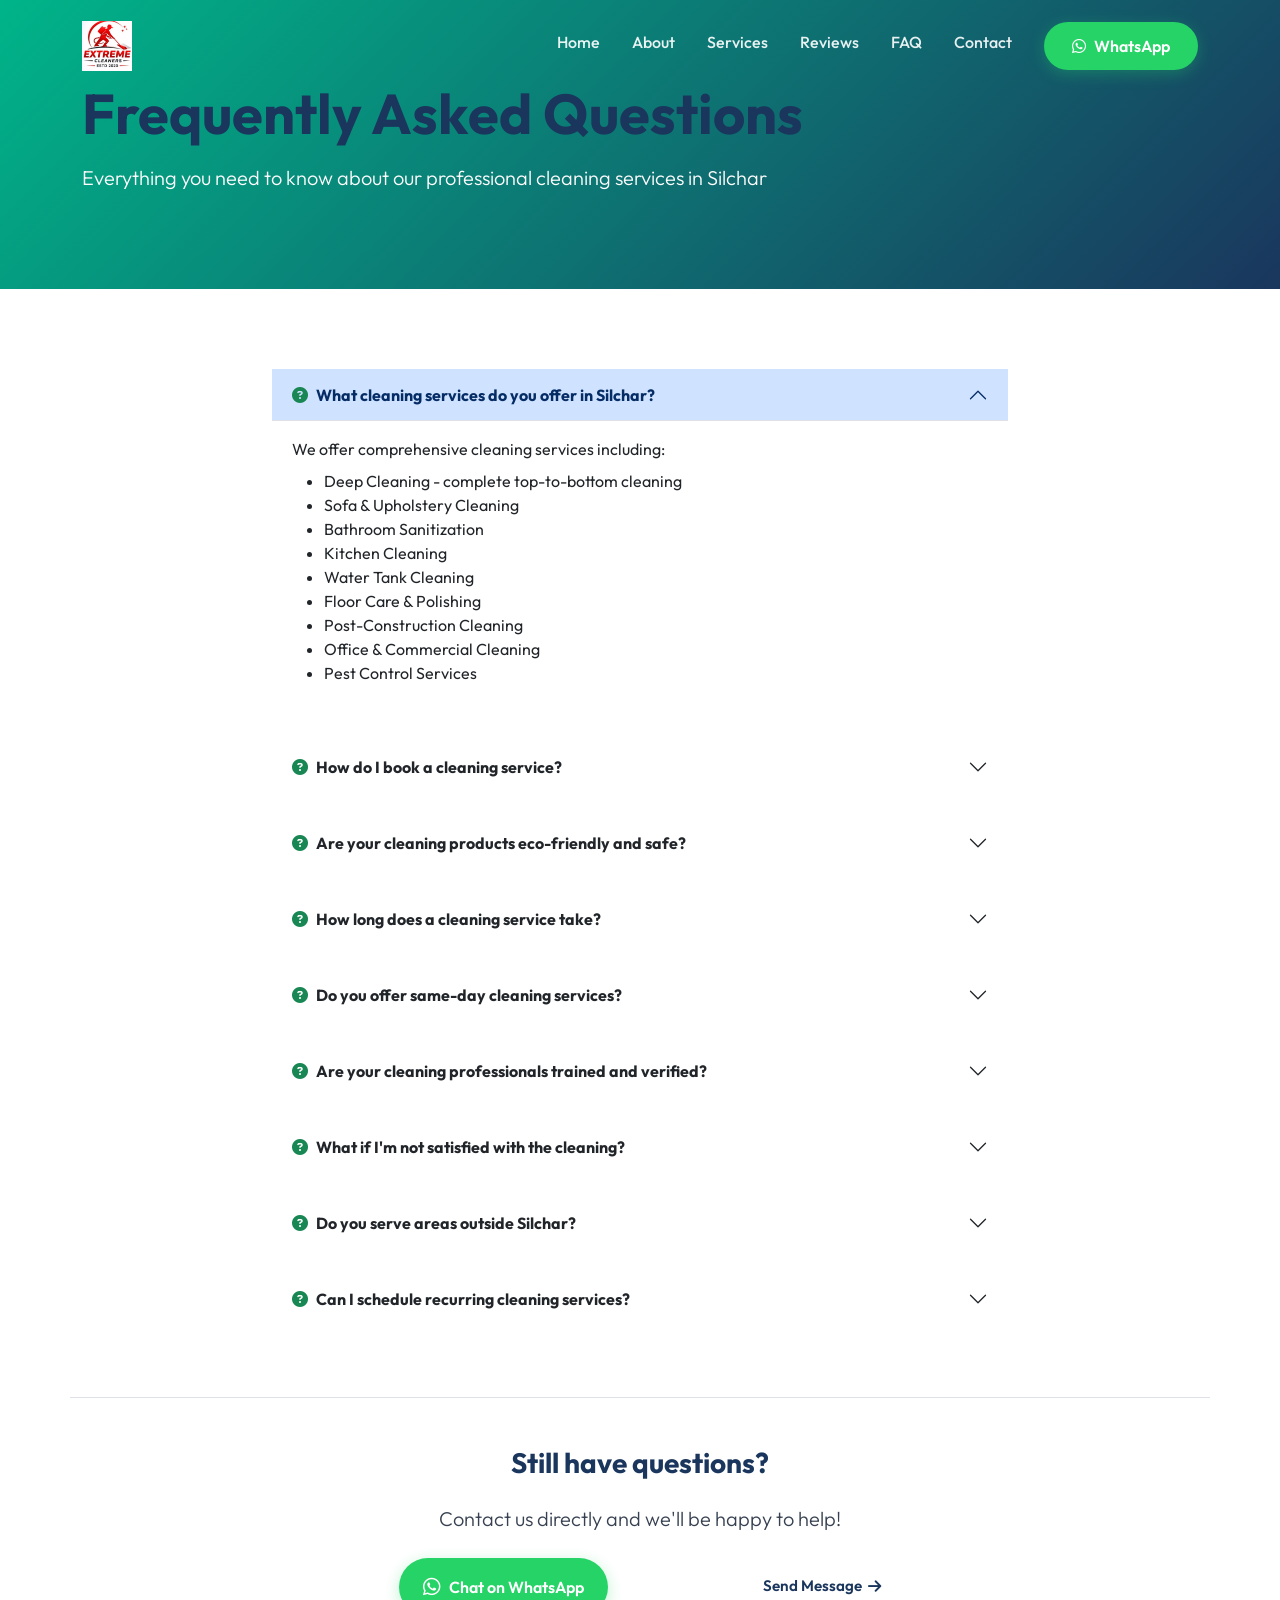
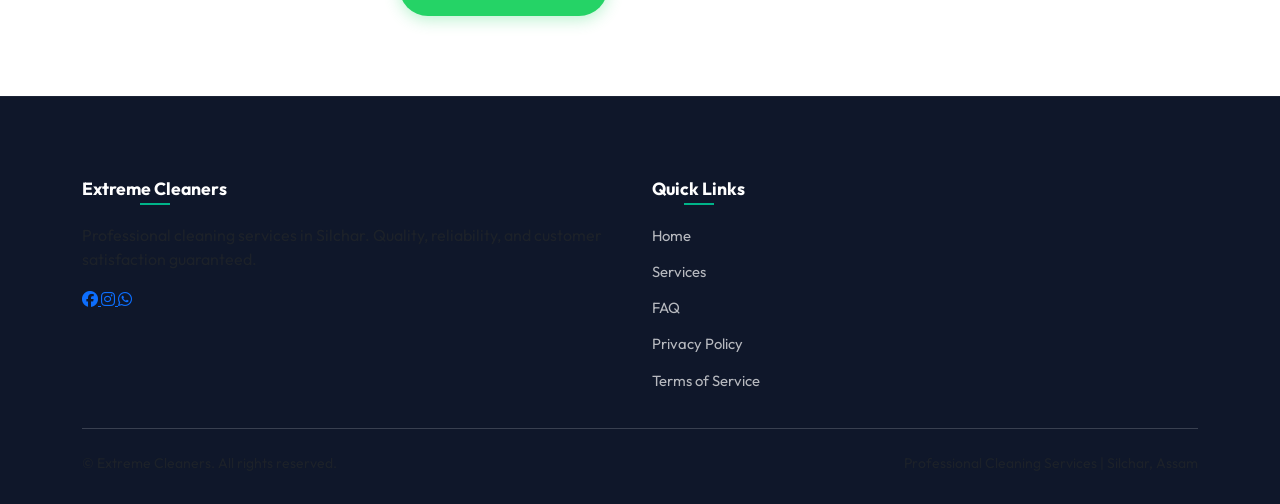
<file: faq.html>
<!DOCTYPE html>
<html lang="en">

<head>
  <meta charset="UTF-8">
  <meta name="viewport" content="width=device-width, initial-scale=1.0">
  <title>FAQ - Professional Cleaning Services in Silchar | Extreme Cleaners</title>
  <meta name="description"
    content="Frequently asked questions about professional cleaning services in Silchar. Learn about our services, booking process, and cleaning expertise.">
  <meta name="keywords" content="cleaning services FAQ Silchar, professional cleaning questions, booking cleaning services">
  <meta name="robots" content="index, follow">
  <link rel="canonical" href="https://yourwebsite.com/faq.html">

  <!-- Bootstrap 5 CSS -->
  <link href="https://cdn.jsdelivr.net/npm/bootstrap@5.3.2/dist/css/bootstrap.min.css" rel="stylesheet">
  <!-- FontAwesome 6 Icons -->
  <link href="https://cdnjs.cloudflare.com/ajax/libs/font-awesome/6.4.2/css/all.min.css" rel="stylesheet">
  <!-- Custom CSS -->
  <link href="css/style.css" rel="stylesheet">

  <!-- Schema Markup - FAQPage -->
  <script type="application/ld+json">
  {
    "@context": "https://schema.org",
    "@type": "FAQPage",
    "mainEntity": [
      {
        "@type": "Question",
        "name": "What cleaning services do you offer in Silchar?",
        "acceptedAnswer": {
          "@type": "Answer",
          "text": "We offer comprehensive cleaning services including deep cleaning, sofa cleaning, bathroom sanitization, kitchen cleaning, water tank cleaning, floor care, post-construction cleaning, office cleaning, and pest control services across Silchar and surrounding areas."
        }
      },
      {
        "@type": "Question",
        "name": "How do I book a cleaning service?",
        "acceptedAnswer": {
          "@type": "Answer",
          "text": "Booking is easy! Simply click 'Book on WhatsApp' or call us at +919706459608. You can also fill out our contact form on the website. We'll confirm your booking within 24 hours."
        }
      },
      {
        "@type": "Question",
        "name": "Are your cleaning products eco-friendly?",
        "acceptedAnswer": {
          "@type": "Answer",
          "text": "Yes! We use industry-approved, eco-friendly cleaning products that are safe for your family, pets, and the environment. Our products are effective yet gentle on surfaces."
        }
      },
      {
        "@type": "Question",
        "name": "How long does a cleaning service take?",
        "acceptedAnswer": {
          "@type": "Answer",
          "text": "Duration depends on the property size and type of cleaning. Bathroom cleaning typically takes 1-2 hours, sofa cleaning 30-45 minutes, and deep cleaning 3-6 hours. We'll provide an estimate during booking."
        }
      },
      {
        "@type": "Question",
        "name": "Do you offer same-day cleaning services?",
        "acceptedAnswer": {
          "@type": "Answer",
          "text": "Yes, we offer same-day cleaning services subject to availability. Contact us as soon as possible with your requirements, and we'll do our best to accommodate your request."
        }
      },
      {
        "@type": "Question",
        "name": "Are your cleaning professionals trained and verified?",
        "acceptedAnswer": {
          "@type": "Answer",
          "text": "Absolutely! All our cleaning professionals are trained, verified, and background-checked. We ensure high standards of professionalism and reliability."
        }
      },
      {
        "@type": "Question",
        "name": "What if I'm not satisfied with the cleaning?",
        "acceptedAnswer": {
          "@type": "Answer",
          "text": "Customer satisfaction is our priority. If you're not satisfied, we'll re-clean the area at no extra charge or provide a full refund within 48 hours."
        }
      },
      {
        "@type": "Question",
        "name": "Do you serve areas outside Silchar?",
        "acceptedAnswer": {
          "@type": "Answer",
          "text": "While we primarily serve Silchar and the Barak Valley region, we may be able to accommodate requests from nearby areas. Contact us to check availability for your location."
        }
      },
      {
        "@type": "Question",
        "name": "Can I schedule recurring cleaning services?",
        "acceptedAnswer": {
          "@type": "Answer",
          "text": "Yes! We offer flexible recurring cleaning plans - weekly, bi-weekly, or monthly. Regular cleaning helps maintain your space and often comes at a discounted rate."
        }
      }
    ]
  }
  </script>
</head>

<body>
  <!-- Header / Navbar -->
  <nav class="navbar navbar-expand-lg navbar-custom">
    <div class="container">
      <a class="navbar-brand" href="index.html">
        <img src="images/logo.jpg" alt="Extreme Cleaners Logo" class="logo-img">
      </a>
      <button class="navbar-toggler" type="button" data-bs-toggle="collapse" data-bs-target="#navbarNav"
        aria-controls="navbarNav" aria-expanded="false" aria-label="Toggle navigation">
        <span class="toggler-icon"></span>
        <span class="toggler-icon"></span>
        <span class="toggler-icon"></span>
      </button>
      <div class="collapse navbar-collapse" id="navbarNav">
        <ul class="navbar-nav ms-auto">
          <li class="nav-item">
            <a class="nav-link" href="index.html#home">Home</a>
          </li>
          <li class="nav-item">
            <a class="nav-link" href="index.html#about">About</a>
          </li>
          <li class="nav-item">
            <a class="nav-link" href="index.html#services">Services</a>
          </li>
          <li class="nav-item">
            <a class="nav-link" href="index.html#reviews">Reviews</a>
          </li>
          <li class="nav-item">
            <a class="nav-link" href="faq.html">FAQ</a>
          </li>
          <li class="nav-item">
            <a class="nav-link" href="index.html#contact">Contact</a>
          </li>
          <li class="nav-item ms-lg-3 mt-3 mt-lg-0">
            <a href="https://wa.me/919706459608?text=Hi%20Extreme%20Cleaners!%20I%20have%20a%20question%20about%20your%20services."
              target="_blank" class="btn-whatsapp" aria-label="WhatsApp">
              <i class="fa-brands fa-whatsapp"></i>
              <span class="btn-whatsapp-text">WhatsApp</span>
            </a>
          </li>
        </ul>
      </div>
    </div>
  </nav>

  <!-- FAQ Hero Section -->
  <section class="section-padding" style="background: linear-gradient(135deg, #00B489 0%, #1A365D 100%); color: white;">
    <div class="container">
      <h1 class="display-4 fw-bold mb-3">Frequently Asked Questions</h1>
      <p class="lead">Everything you need to know about our professional cleaning services in Silchar</p>
    </div>
  </section>

  <!-- FAQ Content -->
  <section class="section-padding">
    <div class="container">
      <div class="row">
        <div class="col-lg-8 mx-auto">
          <!-- Question 1 -->
          <div class="accordion accordion-flush mb-4" id="faqAccordion1">
            <div class="accordion-item">
              <h2 class="accordion-header">
                <button class="accordion-button fw-bold" type="button" data-bs-toggle="collapse"
                  data-bs-target="#faq1">
                  <i class="fa-solid fa-question-circle me-2 text-success"></i>
                  What cleaning services do you offer in Silchar?
                </button>
              </h2>
              <div id="faq1" class="accordion-collapse collapse show" data-bs-parent="#faqAccordion1">
                <div class="accordion-body">
                  We offer comprehensive cleaning services including:
                  <ul class="mt-2">
                    <li>Deep Cleaning - complete top-to-bottom cleaning</li>
                    <li>Sofa & Upholstery Cleaning</li>
                    <li>Bathroom Sanitization</li>
                    <li>Kitchen Cleaning</li>
                    <li>Water Tank Cleaning</li>
                    <li>Floor Care & Polishing</li>
                    <li>Post-Construction Cleaning</li>
                    <li>Office & Commercial Cleaning</li>
                    <li>Pest Control Services</li>
                  </ul>
                </div>
              </div>
            </div>
          </div>

          <!-- Question 3 -->
          <div class="accordion accordion-flush mb-4" id="faqAccordion3">
            <div class="accordion-item">
              <h2 class="accordion-header">
                <button class="accordion-button fw-bold collapsed" type="button" data-bs-toggle="collapse"
                  data-bs-target="#faq3">
                  <i class="fa-solid fa-question-circle me-2 text-success"></i>
                  How do I book a cleaning service?
                </button>
              </h2>
              <div id="faq3" class="accordion-collapse collapse" data-bs-parent="#faqAccordion3">
                <div class="accordion-body">
                  Booking is quick and easy:
                  <ol class="mt-2">
                    <li>Click <strong>"WhatsApp Us"</strong> button or call <strong>+919706459608</strong></li>
                    <li>Describe your cleaning needs and preferred date/time</li>
                    <li>Receive a free quote within minutes</li>
                    <li>Confirm your booking once you approve the quote</li>
                  </ol>
                  <p class="mt-2">We'll confirm your booking within 24 hours and send you reminders before the service date.</p>
                </div>
              </div>
            </div>
          </div>

          <!-- Question 4 -->
          <div class="accordion accordion-flush mb-4" id="faqAccordion4">
            <div class="accordion-item">
              <h2 class="accordion-header">
                <button class="accordion-button fw-bold collapsed" type="button" data-bs-toggle="collapse"
                  data-bs-target="#faq4">
                  <i class="fa-solid fa-question-circle me-2 text-success"></i>
                  Are your cleaning products eco-friendly and safe?
                </button>
              </h2>
              <div id="faq4" class="accordion-collapse collapse" data-bs-parent="#faqAccordion4">
                <div class="accordion-body">
                  Yes! We use industry-approved, eco-friendly cleaning products that are:
                  <ul class="mt-2">
                    <li>Safe for families and pets</li>
                    <li>Environmentally friendly</li>
                    <li>Effective on tough stains and dirt</li>
                    <li>Gentle on all surfaces</li>
                    <li>Non-toxic and biodegradable</li>
                  </ul>
                  <p class="mt-2">Your health and the environment are our priorities.</p>
                </div>
              </div>
            </div>
          </div>

          <!-- Question 5 -->
          <div class="accordion accordion-flush mb-4" id="faqAccordion5">
            <div class="accordion-item">
              <h2 class="accordion-header">
                <button class="accordion-button fw-bold collapsed" type="button" data-bs-toggle="collapse"
                  data-bs-target="#faq5">
                  <i class="fa-solid fa-question-circle me-2 text-success"></i>
                  How long does a cleaning service take?
                </button>
              </h2>
              <div id="faq5" class="accordion-collapse collapse" data-bs-parent="#faqAccordion5">
                <div class="accordion-body">
                  Duration depends on the service type:
                  <ul class="mt-2">
                    <li><strong>Bathroom Cleaning:</strong> 1-2 hours</li>
                    <li><strong>Sofa Cleaning:</strong> 30-45 minutes</li>
                    <li><strong>Kitchen Cleaning:</strong> 1-3 hours</li>
                    <li><strong>Deep Cleaning (1-2 BHK):</strong> 3-5 hours</li>
                    <li><strong>Deep Cleaning (3-4 BHK):</strong> 6-8 hours</li>
                  </ul>
                  <p class="mt-2">We'll provide a detailed time estimate during your booking consultation.</p>
                </div>
              </div>
            </div>
          </div>

          <!-- Question 6 -->
          <div class="accordion accordion-flush mb-4" id="faqAccordion6">
            <div class="accordion-item">
              <h2 class="accordion-header">
                <button class="accordion-button fw-bold collapsed" type="button" data-bs-toggle="collapse"
                  data-bs-target="#faq6">
                  <i class="fa-solid fa-question-circle me-2 text-success"></i>
                  Do you offer same-day cleaning services?
                </button>
              </h2>
              <div id="faq6" class="accordion-collapse collapse" data-bs-parent="#faqAccordion6">
                <div class="accordion-body">
                  Yes! We offer same-day cleaning services based on availability. Contact us as soon as possible with your cleaning requirements, and we'll do our best to accommodate your urgent request. For faster response, use our WhatsApp contact option.
                </div>
              </div>
            </div>
          </div>

          <!-- Question 7 -->
          <div class="accordion accordion-flush mb-4" id="faqAccordion7">
            <div class="accordion-item">
              <h2 class="accordion-header">
                <button class="accordion-button fw-bold collapsed" type="button" data-bs-toggle="collapse"
                  data-bs-target="#faq7">
                  <i class="fa-solid fa-question-circle me-2 text-success"></i>
                  Are your cleaning professionals trained and verified?
                </button>
              </h2>
              <div id="faq7" class="accordion-collapse collapse" data-bs-parent="#faqAccordion7">
                <div class="accordion-body">
                  Absolutely! All our professionals are:
                  <ul class="mt-2">
                    <li>Trained in professional cleaning techniques</li>
                    <li>Background-checked and verified</li>
                    <li>Experienced in their respective areas</li>
                    <li>Equipped with proper safety certifications</li>
                    <li>Committed to maintaining hygiene standards</li>
                  </ul>
                  <p class="mt-2">Your safety and trust are our highest priority.</p>
                </div>
              </div>
            </div>
          </div>

          <!-- Question 8 -->
          <div class="accordion accordion-flush mb-4" id="faqAccordion8">
            <div class="accordion-item">
              <h2 class="accordion-header">
                <button class="accordion-button fw-bold collapsed" type="button" data-bs-toggle="collapse"
                  data-bs-target="#faq8">
                  <i class="fa-solid fa-question-circle me-2 text-success"></i>
                  What if I'm not satisfied with the cleaning?
                </button>
              </h2>
              <div id="faq8" class="accordion-collapse collapse" data-bs-parent="#faqAccordion8">
                <div class="accordion-body">
                  Customer satisfaction is our guarantee! If you're not completely satisfied:
                  <ul class="mt-2">
                    <li>We'll re-clean any specific areas at no extra charge</li>
                    <li>We offer a full refund within 48 hours if needed</li>
                    <li>Contact us immediately if you have any concerns</li>
                  </ul>
                  <p class="mt-2">We're confident you'll love our work, but your satisfaction comes first.</p>
                </div>
              </div>
            </div>
          </div>

          <!-- Question 9 -->
          <div class="accordion accordion-flush mb-4" id="faqAccordion9">
            <div class="accordion-item">
              <h2 class="accordion-header">
                <button class="accordion-button fw-bold collapsed" type="button" data-bs-toggle="collapse"
                  data-bs-target="#faq9">
                  <i class="fa-solid fa-question-circle me-2 text-success"></i>
                  Do you serve areas outside Silchar?
                </button>
              </h2>
              <div id="faq9" class="accordion-collapse collapse" data-bs-parent="#faqAccordion9">
                <div class="accordion-body">
                  We primarily serve Silchar and the Barak Valley region. However, we may be able to accommodate requests from nearby areas depending on:
                  <ul class="mt-2">
                    <li>Distance from Silchar</li>
                    <li>Service type requested</li>
                    <li>Current booking schedule</li>
                  </ul>
                  <p class="mt-2">Contact us to check availability for your specific location.</p>
                </div>
              </div>
            </div>
          </div>

          <!-- Question 10 -->
          <div class="accordion accordion-flush mb-4" id="faqAccordion10">
            <div class="accordion-item">
              <h2 class="accordion-header">
                <button class="accordion-button fw-bold collapsed" type="button" data-bs-toggle="collapse"
                  data-bs-target="#faq10">
                  <i class="fa-solid fa-question-circle me-2 text-success"></i>
                  Can I schedule recurring cleaning services?
                </button>
              </h2>
              <div id="faq10" class="accordion-collapse collapse" data-bs-parent="#faqAccordion10">
                <div class="accordion-body">
                  Yes! We offer flexible recurring cleaning plans:
                  <ul class="mt-2">
                    <li><strong>Weekly Cleaning:</strong> Maintain consistent cleanliness</li>
                    <li><strong>Bi-Weekly Cleaning:</strong> Perfect for families</li>
                    <li><strong>Monthly Cleaning:</strong> Cost-effective option</li>
                    <li><strong>Custom Schedules:</strong> Based on your needs</li>
                  </ul>
                  <p class="mt-2">Regular cleaning helps maintain your space and often comes at discounted rates.</p>
                </div>
              </div>
            </div>
          </div>
        </div>
      </div>

      <!-- CTA Section -->
      <div class="row mt-5 pt-5 border-top">
        <div class="col-lg-8 mx-auto text-center">
          <h3 class="mb-4">Still have questions?</h3>
          <p class="lead mb-4">Contact us directly and we'll be happy to help!</p>
          <div class="d-flex flex-wrap gap-3 justify-content-center">
            <a href="https://wa.me/919706459608?text=Hi%20Extreme%20Cleaners!%20I%20have%20a%20question%20about%20your%20services."
              target="_blank" class="btn-whatsapp py-3 px-4 fs-6">
              <i class="fa-brands fa-whatsapp fs-5"></i> Chat on WhatsApp
            </a>
            <a href="tel:+919706459608" class="btn-call py-3 px-4 fs-6">
              <i class="fa-solid fa-phone"></i> Call Us
            </a>
            <a href="index.html#contact" class="btn-learn-more text-decoration-none">
              Send Message <i class="fa-solid fa-arrow-right"></i>
            </a>
          </div>
        </div>
      </div>
    </div>
  </section>

  <!-- Footer -->
  <footer class="footer">
    <div class="container">
      <div class="row g-4">
        <!-- Brand Section -->
        <div class="col-md-6">
          <h4 class="footer-title">Extreme Cleaners</h4>
          <p class="text-muted">Professional cleaning services in Silchar. Quality, reliability, and customer satisfaction guaranteed.</p>
          <div class="social-links">
            <a href="https://www.facebook.com/extremecleaners" target="_blank" class="social-link" aria-label="Facebook">
              <i class="fa-brands fa-facebook"></i>
            </a>
            <a href="https://www.instagram.com/extremecleaners" target="_blank" class="social-link" aria-label="Instagram">
              <i class="fa-brands fa-instagram"></i>
            </a>
            <a href="https://wa.me/919706459608" target="_blank" class="social-link" aria-label="WhatsApp">
              <i class="fa-brands fa-whatsapp"></i>
            </a>
          </div>
        </div>

        <!-- Quick Links -->
        <div class="col-md-6">
          <h4 class="footer-title">Quick Links</h4>
          <ul class="footer-links">
            <li><a href="index.html">Home</a></li>
            <li><a href="index.html#services">Services</a></li>
            <li><a href="faq.html">FAQ</a></li>
            <li><a href="privacy-policy.html">Privacy Policy</a></li>
            <li><a href="terms-of-service.html">Terms of Service</a></li>
          </ul>
        </div>
      </div>

      <hr class="my-4">

      <div class="row align-items-center">
        <div class="col-md-6">
          <p class="text-muted small mb-0">&copy; <span id="current-year"></span> Extreme Cleaners. All rights reserved.</p>
        </div>
        <div class="col-md-6 text-md-end">
          <p class="text-muted small mb-0">Professional Cleaning Services | Silchar, Assam</p>
        </div>
      </div>
    </div>
  </footer>

  <!-- Bootstrap JS -->
  <script src="https://cdn.jsdelivr.net/npm/bootstrap@5.3.2/dist/js/bootstrap.bundle.min.js"></script>
  <!-- Custom JS -->
  <script src="js/main.js"></script>
</body>

</html>
</file>
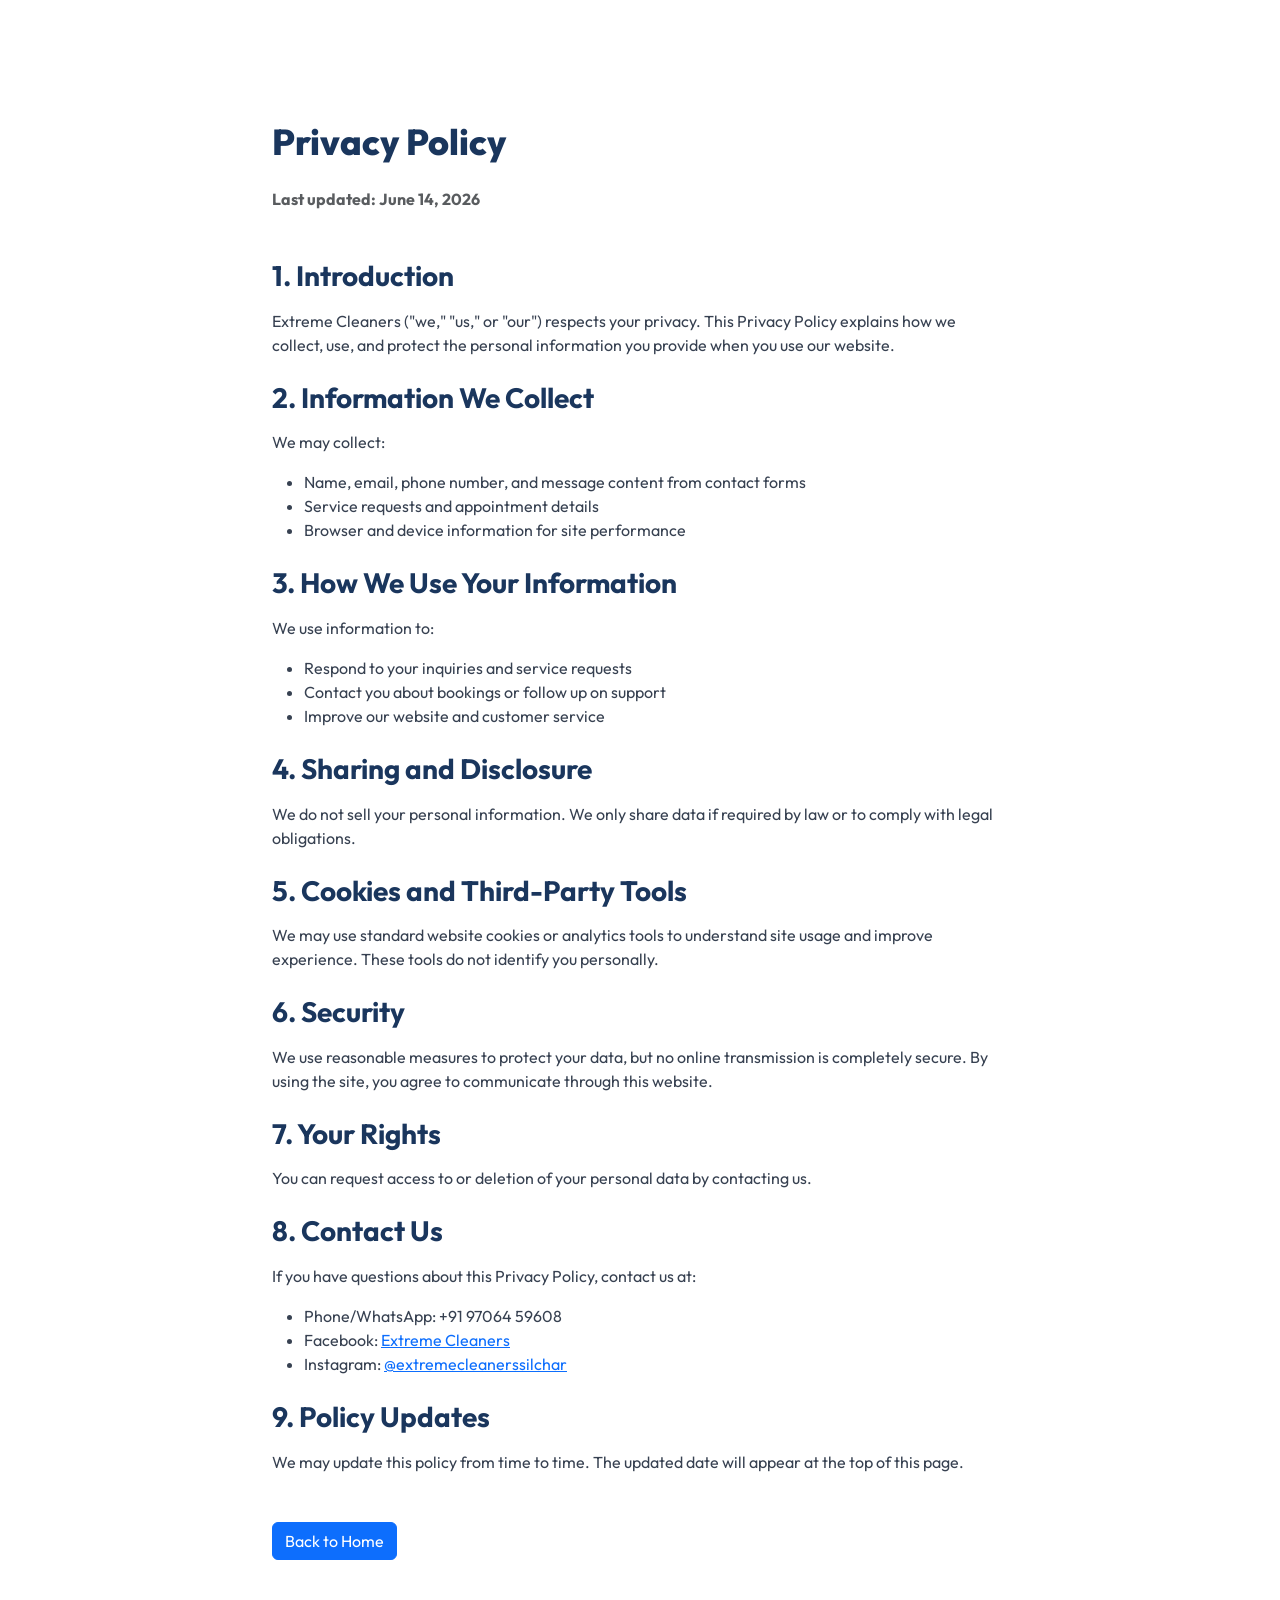
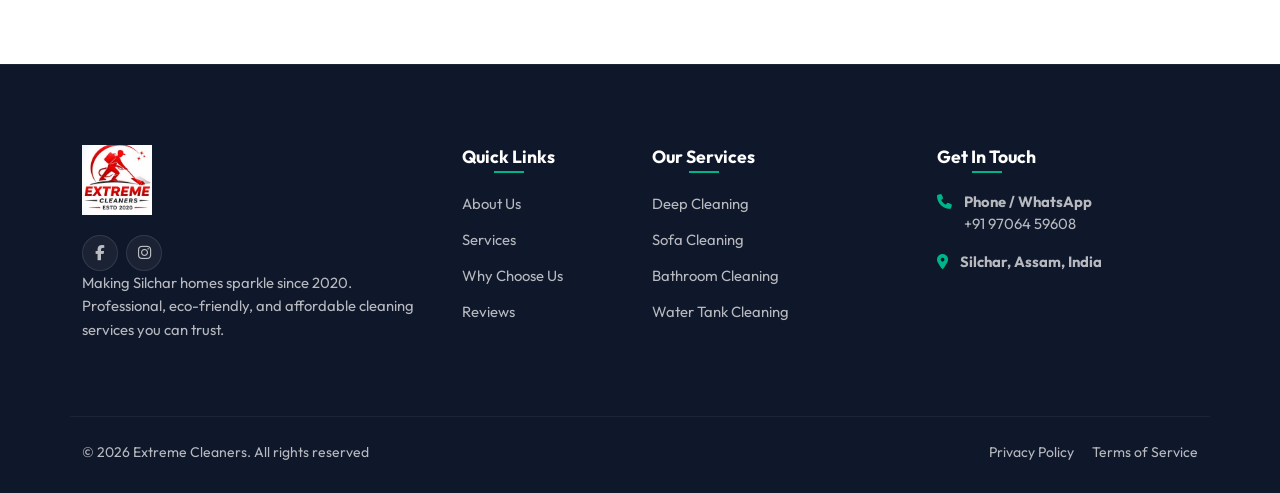
<file: privacy-policy.html>
<!DOCTYPE html>
<html lang="en">
<head>
  <meta charset="UTF-8">
  <meta name="viewport" content="width=device-width, initial-scale=1.0">
  <title>Privacy Policy - Extreme Cleaners Silchar</title>
  <meta name="description" content="Privacy Policy for Extreme Cleaners. Learn how we protect your personal data and comply with privacy regulations.">
  <meta name="robots" content="index, follow">
  <link rel="canonical" href="https://yourwebsite.com/privacy-policy.html">
  <link href="https://cdn.jsdelivr.net/npm/bootstrap@5.3.0/dist/css/bootstrap.min.css" rel="stylesheet">
  <link rel="stylesheet" href="https://cdnjs.cloudflare.com/ajax/libs/font-awesome/6.4.0/css/all.min.css">
  <link rel="stylesheet" href="css/style.css">
</head>
<body>
  <!-- Navigation -->
  <nav class="navbar navbar-expand-lg navbar-custom">
    <div class="container">
      <a class="navbar-brand" href="index.html">
        <span class="brand-text">Extreme Cleaners</span>
      </a>
      <button class="navbar-toggler" type="button" data-bs-toggle="collapse" data-bs-target="#navbarNav">
        <span class="navbar-toggler-icon"></span>
      </button>
      <div class="collapse navbar-collapse" id="navbarNav">
        <ul class="navbar-nav ms-auto">
          <li class="nav-item">
            <a class="nav-link" href="index.html#home">Home</a>
          </li>
          <li class="nav-item">
            <a class="nav-link" href="index.html#about">About</a>
          </li>
          <li class="nav-item">
            <a class="nav-link" href="index.html#services">Services</a>
          </li>
          <li class="nav-item">
            <a class="nav-link" href="index.html#contact">Contact</a>
          </li>
        </ul>
      </div>
    </div>
  </nav>

  <!-- Privacy Policy Content -->
  <section class="section-padding" style="padding-top: 120px;">
    <div class="container">
      <div class="row">
        <div class="col-lg-8 mx-auto">
          <h1 class="section-title mb-4">Privacy Policy</h1>
          <p class="text-muted mb-4"><strong>Last updated: June 14, 2026</strong></p>

          <div class="privacy-content">
            <h3 class="mt-5 mb-3">1. Introduction</h3>
            <p>Extreme Cleaners ("we," "us," or "our") respects your privacy. This Privacy Policy explains how we collect, use, and protect the personal information you provide when you use our website.</p>

            <h3 class="mt-4 mb-3">2. Information We Collect</h3>
            <p>We may collect:</p>
            <ul>
              <li>Name, email, phone number, and message content from contact forms</li>
              <li>Service requests and appointment details</li>
              <li>Browser and device information for site performance</li>
            </ul>

            <h3 class="mt-4 mb-3">3. How We Use Your Information</h3>
            <p>We use information to:</p>
            <ul>
              <li>Respond to your inquiries and service requests</li>
              <li>Contact you about bookings or follow up on support</li>
              <li>Improve our website and customer service</li>
            </ul>

            <h3 class="mt-4 mb-3">4. Sharing and Disclosure</h3>
            <p>We do not sell your personal information. We only share data if required by law or to comply with legal obligations.</p>

            <h3 class="mt-4 mb-3">5. Cookies and Third-Party Tools</h3>
            <p>We may use standard website cookies or analytics tools to understand site usage and improve experience. These tools do not identify you personally.</p>

            <h3 class="mt-4 mb-3">6. Security</h3>
            <p>We use reasonable measures to protect your data, but no online transmission is completely secure. By using the site, you agree to communicate through this website.</p>

            <h3 class="mt-4 mb-3">7. Your Rights</h3>
            <p>You can request access to or deletion of your personal data by contacting us.</p>

            <h3 class="mt-4 mb-3">8. Contact Us</h3>
            <p>If you have questions about this Privacy Policy, contact us at:</p>
            <ul>
              <li>Phone/WhatsApp: +91 97064 59608</li>
              <li>Facebook: <a href="https://www.facebook.com/share/1CL8kNdemG/" target="_blank">Extreme Cleaners</a></li>
              <li>Instagram: <a href="https://www.instagram.com/extremecleanerssilchar" target="_blank">@extremecleanerssilchar</a></li>
            </ul>

            <h3 class="mt-4 mb-3">9. Policy Updates</h3>
            <p>We may update this policy from time to time. The updated date will appear at the top of this page.</p>

            <div class="mt-5 mb-4">
              <a href="index.html" class="btn btn-primary">Back to Home</a>
            </div>
          </div>
        </div>
      </div>
    </div>
  </section>

  <!-- Footer -->
  <footer class="footer">
    <div class="container">
      <div class="row g-4 text-start">
        <div class="col-lg-4 col-md-6 footer-about-col">
          <div class="footer-brand-row">
            <div class="footer-logo">
              <a href="index.html" class="text-decoration-none">
                <img src="images/logo.jpg" alt="Extreme Cleaners Logo" class="footer-logo-img">
              </a>
            </div>
            <div class="footer-socials d-flex gap-2">
              <a href="https://www.facebook.com/share/1CL8kNdemG/" target="_blank" class="footer-social-link" aria-label="Facebook">
                <i class="fa-brands fa-facebook-f"></i>
              </a>
              <a href="https://www.instagram.com/extremecleanerssilchar?igsh=MXBtdWRkeTgzMG50bA==" target="_blank" class="footer-social-link" aria-label="Instagram">
                <i class="fa-brands fa-instagram"></i>
              </a>
            </div>
          </div>
          <p class="footer-desc">Making Silchar homes sparkle since 2020. Professional, eco-friendly, and affordable cleaning services you can trust.</p>
        </div>

        <div class="col-lg-2 col-md-6 footer-links-col">
          <h4 class="footer-title">Quick Links</h4>
          <ul class="footer-links">
            <li><a href="index.html#about">About Us</a></li>
            <li><a href="index.html#services">Services</a></li>
            <li><a href="index.html#why-us">Why Choose Us</a></li>
            <li><a href="index.html#reviews">Reviews</a></li>
          </ul>
        </div>

        <div class="col-lg-3 col-md-6 footer-services-col">
          <h4 class="footer-title">Our Services</h4>
          <ul class="footer-links">
            <li><a href="index.html#services">Deep Cleaning</a></li>
            <li><a href="index.html#services">Sofa Cleaning</a></li>
            <li><a href="index.html#services">Bathroom Cleaning</a></li>
            <li><a href="index.html#services">Water Tank Cleaning</a></li>
          </ul>
        </div>

        <div class="col-lg-3 col-md-6 footer-contact-col">
          <h4 class="footer-title">Get In Touch</h4>
          <div class="contact-item">
            <i class="fa-solid fa-phone"></i>
            <div>
              <strong>Phone / WhatsApp</strong><br>
              <a href="tel:+919706459608" style="color: inherit; text-decoration: none;">+91 97064 59608</a>
            </div>
          </div>
          <div class="contact-item">
            <i class="fa-solid fa-location-dot"></i>
            <div>
              <strong>Silchar, Assam, India</strong>
            </div>
          </div>
        </div>
      </div>

      <div class="row footer-bottom">
        <div class="col-md-6 text-md-start text-center">
          <p class="mb-0">&copy; <span id="current-year">2026</span> Extreme Cleaners. All rights reserved</p>
        </div>
        <div class="col-md-6 text-md-end text-center mt-3 mt-md-0">
          <a href="privacy-policy.html" style="color: inherit; text-decoration: none; margin-right: 15px;">Privacy Policy</a>
          <a href="#" style="color: inherit; text-decoration: none;">Terms of Service</a>
        </div>
      </div>
    </div>
  </footer>

  <script src="https://cdn.jsdelivr.net/npm/bootstrap@5.3.0/dist/js/bootstrap.bundle.min.js"></script>
  <script>
    document.getElementById('current-year').textContent = new Date().getFullYear();
  </script>
</body>
</html>
</file>
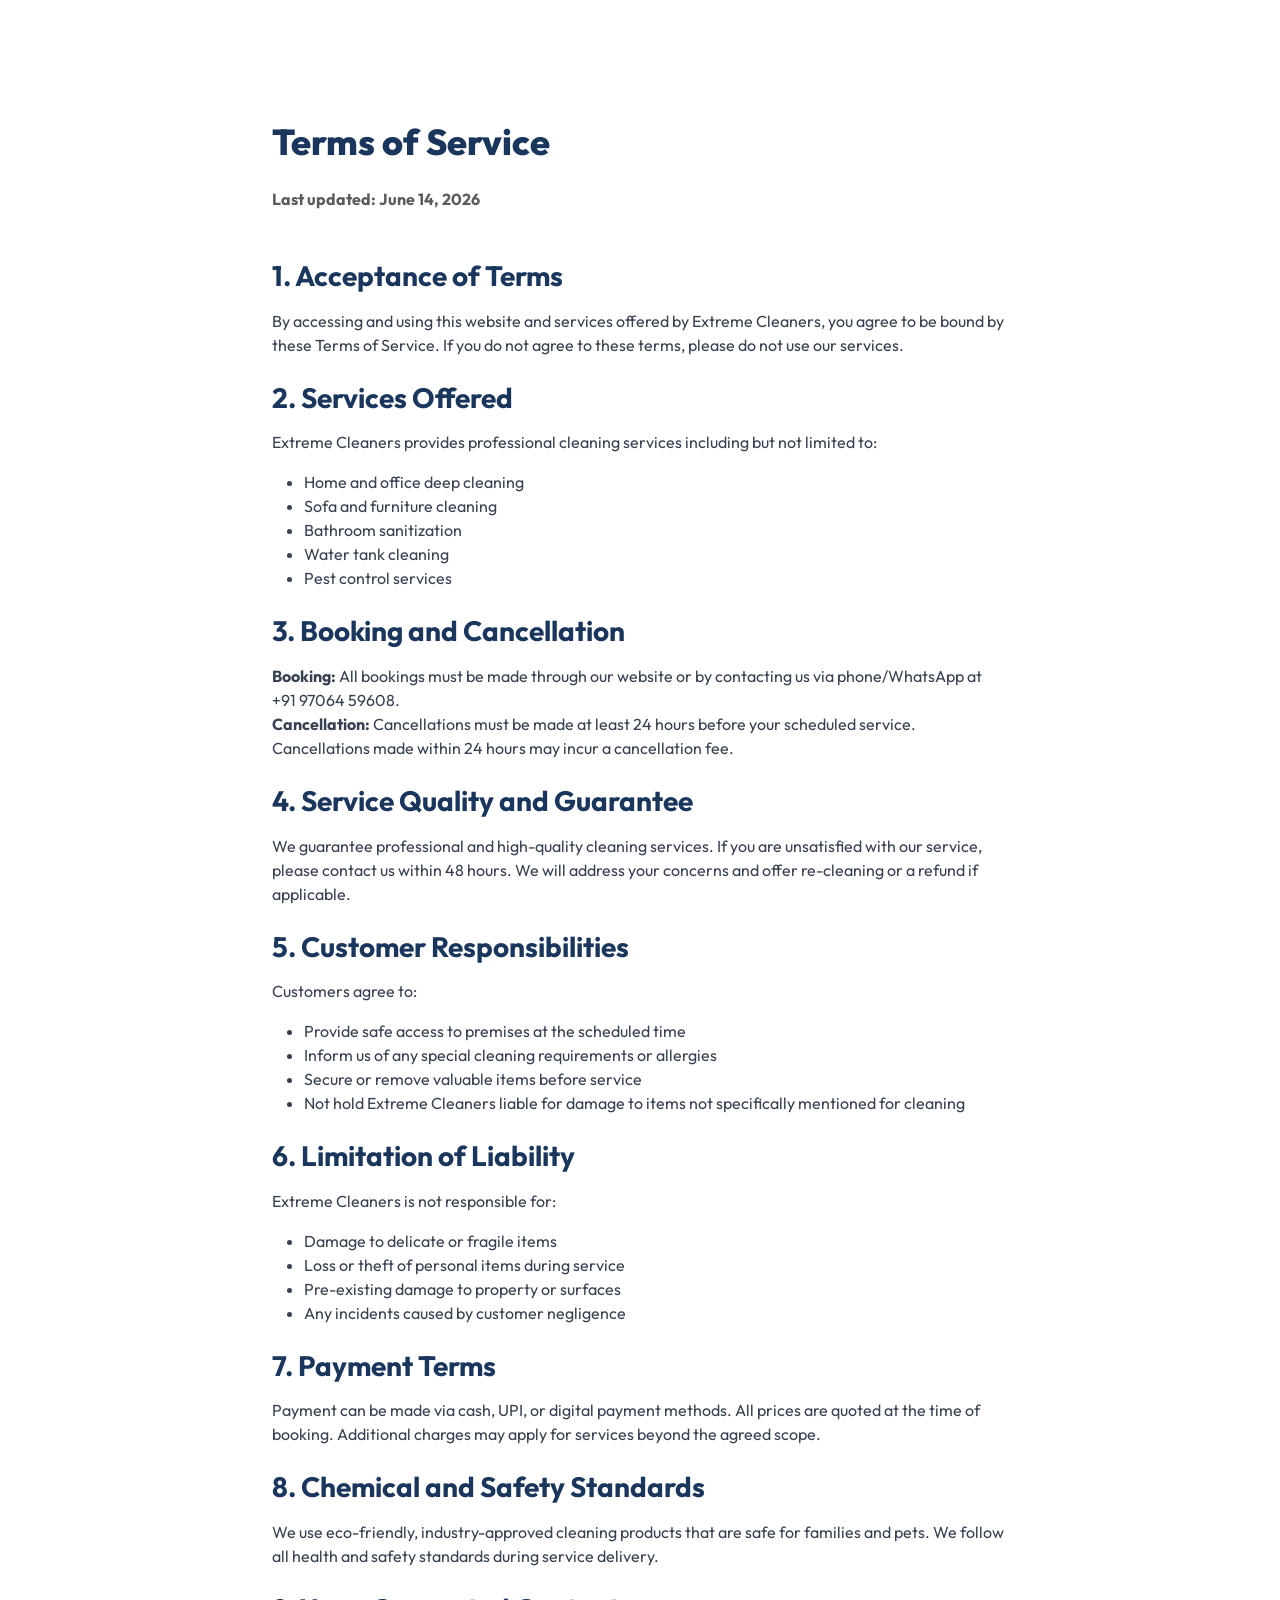
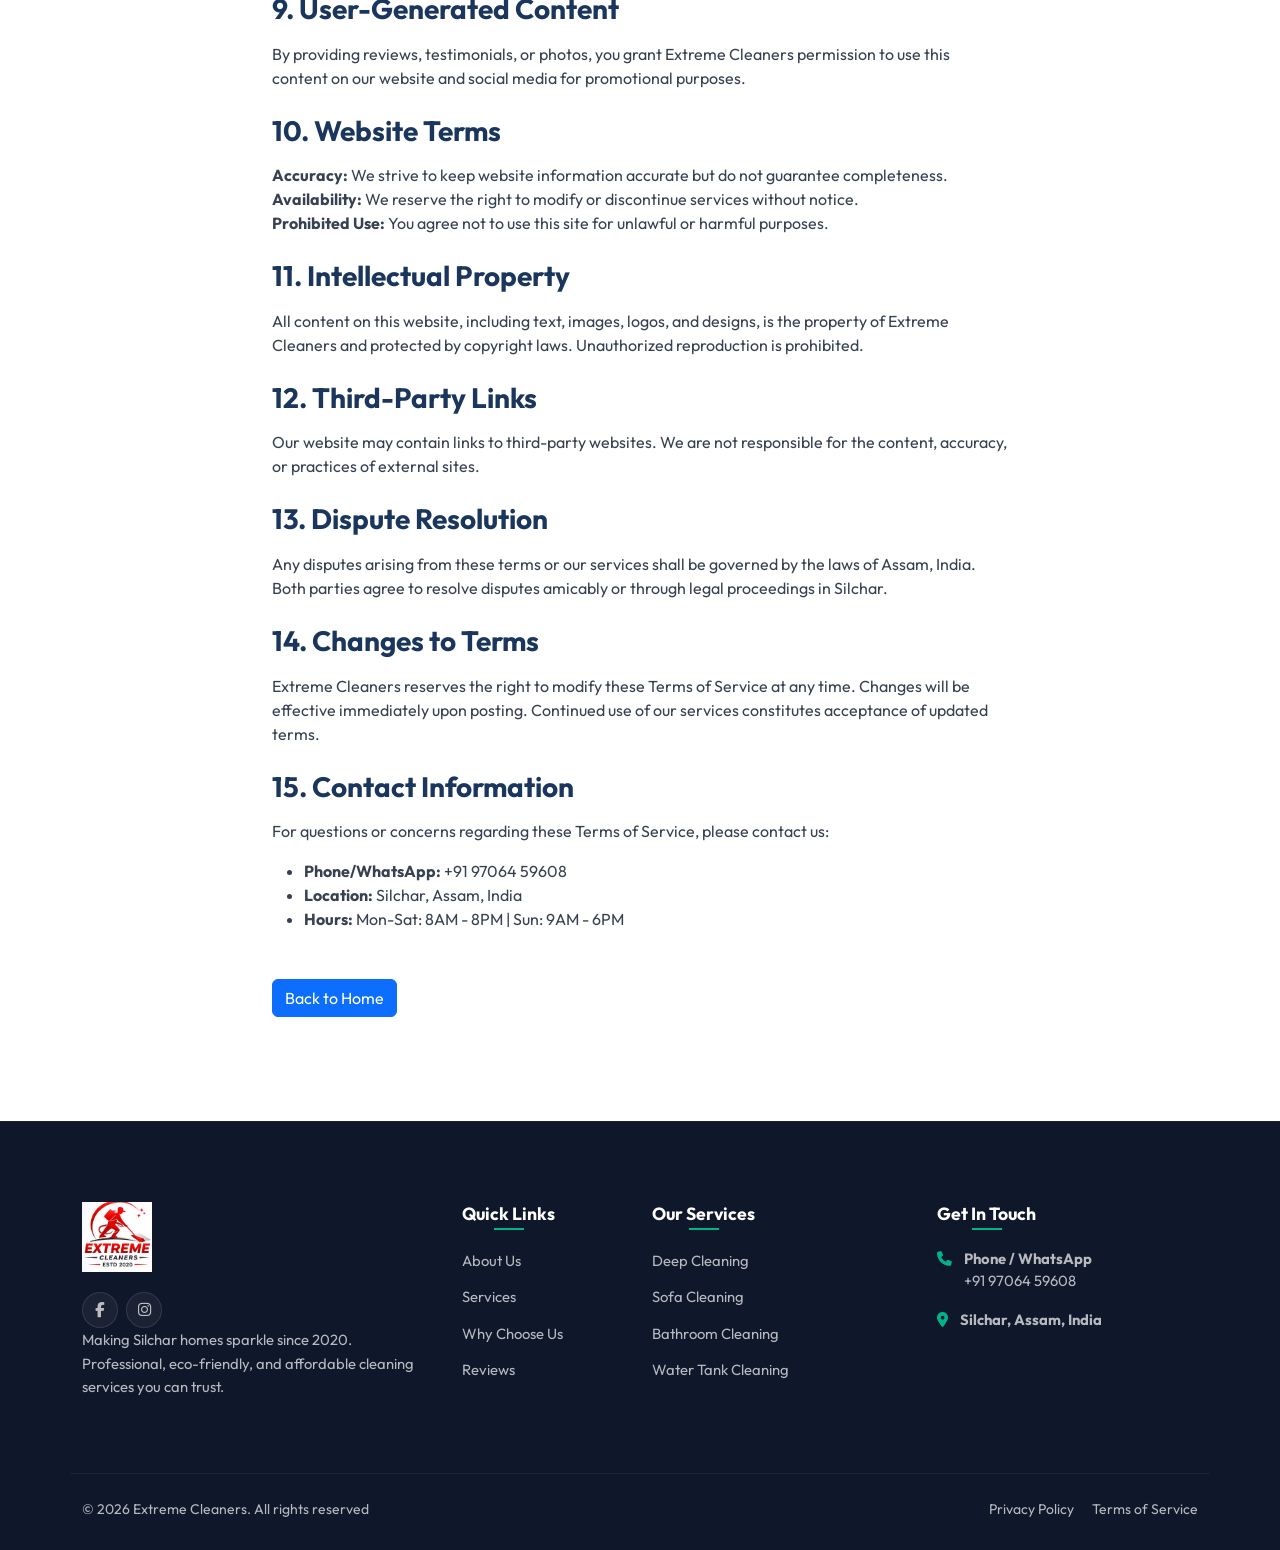
<file: terms-of-service.html>
<!DOCTYPE html>
<html lang="en">
<head>
  <meta charset="UTF-8">
  <meta name="viewport" content="width=device-width, initial-scale=1.0">
  <title>Terms of Service - Extreme Cleaners Silchar</title>
  <meta name="description" content="Terms of Service for Extreme Cleaners. Read our service terms, conditions, and booking policies.">
  <meta name="robots" content="index, follow">
  <link rel="canonical" href="https://yourwebsite.com/terms-of-service.html">
  <link href="https://cdn.jsdelivr.net/npm/bootstrap@5.3.0/dist/css/bootstrap.min.css" rel="stylesheet">
  <link rel="stylesheet" href="https://cdnjs.cloudflare.com/ajax/libs/font-awesome/6.4.0/css/all.min.css">
  <link rel="stylesheet" href="css/style.css">
</head>
<body>
  <!-- Navigation -->
  <nav class="navbar navbar-expand-lg navbar-custom">
    <div class="container">
      <a class="navbar-brand" href="index.html">
        <span class="brand-text">Extreme Cleaners</span>
      </a>
      <button class="navbar-toggler" type="button" data-bs-toggle="collapse" data-bs-target="#navbarNav">
        <span class="navbar-toggler-icon"></span>
      </button>
      <div class="collapse navbar-collapse" id="navbarNav">
        <ul class="navbar-nav ms-auto">
          <li class="nav-item">
            <a class="nav-link" href="index.html#home">Home</a>
          </li>
          <li class="nav-item">
            <a class="nav-link" href="index.html#about">About</a>
          </li>
          <li class="nav-item">
            <a class="nav-link" href="index.html#services">Services</a>
          </li>
          <li class="nav-item">
            <a class="nav-link" href="index.html#contact">Contact</a>
          </li>
        </ul>
      </div>
    </div>
  </nav>

  <!-- Terms of Service Content -->
  <section class="section-padding" style="padding-top: 120px;">
    <div class="container">
      <div class="row">
        <div class="col-lg-8 mx-auto">
          <h1 class="section-title mb-4">Terms of Service</h1>
          <p class="text-muted mb-4"><strong>Last updated: June 14, 2026</strong></p>

          <div class="terms-content">
            <h3 class="mt-5 mb-3">1. Acceptance of Terms</h3>
            <p>By accessing and using this website and services offered by Extreme Cleaners, you agree to be bound by these Terms of Service. If you do not agree to these terms, please do not use our services.</p>

            <h3 class="mt-4 mb-3">2. Services Offered</h3>
            <p>Extreme Cleaners provides professional cleaning services including but not limited to:</p>
            <ul>
              <li>Home and office deep cleaning</li>
              <li>Sofa and furniture cleaning</li>
              <li>Bathroom sanitization</li>
              <li>Water tank cleaning</li>
              <li>Pest control services</li>
            </ul>

            <h3 class="mt-4 mb-3">3. Booking and Cancellation</h3>
            <p>
              <strong>Booking:</strong> All bookings must be made through our website or by contacting us via phone/WhatsApp at +91 97064 59608.<br>
              <strong>Cancellation:</strong> Cancellations must be made at least 24 hours before your scheduled service. Cancellations made within 24 hours may incur a cancellation fee.
            </p>

            <h3 class="mt-4 mb-3">4. Service Quality and Guarantee</h3>
            <p>We guarantee professional and high-quality cleaning services. If you are unsatisfied with our service, please contact us within 48 hours. We will address your concerns and offer re-cleaning or a refund if applicable.</p>

            <h3 class="mt-4 mb-3">5. Customer Responsibilities</h3>
            <p>Customers agree to:</p>
            <ul>
              <li>Provide safe access to premises at the scheduled time</li>
              <li>Inform us of any special cleaning requirements or allergies</li>
              <li>Secure or remove valuable items before service</li>
              <li>Not hold Extreme Cleaners liable for damage to items not specifically mentioned for cleaning</li>
            </ul>

            <h3 class="mt-4 mb-3">6. Limitation of Liability</h3>
            <p>Extreme Cleaners is not responsible for:</p>
            <ul>
              <li>Damage to delicate or fragile items</li>
              <li>Loss or theft of personal items during service</li>
              <li>Pre-existing damage to property or surfaces</li>
              <li>Any incidents caused by customer negligence</li>
            </ul>

            <h3 class="mt-4 mb-3">7. Payment Terms</h3>
            <p>Payment can be made via cash, UPI, or digital payment methods. All prices are quoted at the time of booking. Additional charges may apply for services beyond the agreed scope.</p>

            <h3 class="mt-4 mb-3">8. Chemical and Safety Standards</h3>
            <p>We use eco-friendly, industry-approved cleaning products that are safe for families and pets. We follow all health and safety standards during service delivery.</p>

            <h3 class="mt-4 mb-3">9. User-Generated Content</h3>
            <p>By providing reviews, testimonials, or photos, you grant Extreme Cleaners permission to use this content on our website and social media for promotional purposes.</p>

            <h3 class="mt-4 mb-3">10. Website Terms</h3>
            <p>
              <strong>Accuracy:</strong> We strive to keep website information accurate but do not guarantee completeness.<br>
              <strong>Availability:</strong> We reserve the right to modify or discontinue services without notice.<br>
              <strong>Prohibited Use:</strong> You agree not to use this site for unlawful or harmful purposes.
            </p>

            <h3 class="mt-4 mb-3">11. Intellectual Property</h3>
            <p>All content on this website, including text, images, logos, and designs, is the property of Extreme Cleaners and protected by copyright laws. Unauthorized reproduction is prohibited.</p>

            <h3 class="mt-4 mb-3">12. Third-Party Links</h3>
            <p>Our website may contain links to third-party websites. We are not responsible for the content, accuracy, or practices of external sites.</p>

            <h3 class="mt-4 mb-3">13. Dispute Resolution</h3>
            <p>Any disputes arising from these terms or our services shall be governed by the laws of Assam, India. Both parties agree to resolve disputes amicably or through legal proceedings in Silchar.</p>

            <h3 class="mt-4 mb-3">14. Changes to Terms</h3>
            <p>Extreme Cleaners reserves the right to modify these Terms of Service at any time. Changes will be effective immediately upon posting. Continued use of our services constitutes acceptance of updated terms.</p>

            <h3 class="mt-4 mb-3">15. Contact Information</h3>
            <p>For questions or concerns regarding these Terms of Service, please contact us:</p>
            <ul>
              <li><strong>Phone/WhatsApp:</strong> +91 97064 59608</li>
              <li><strong>Location:</strong> Silchar, Assam, India</li>
              <li><strong>Hours:</strong> Mon-Sat: 8AM - 8PM | Sun: 9AM - 6PM</li>
            </ul>

            <div class="mt-5 mb-4">
              <a href="index.html" class="btn btn-primary">Back to Home</a>
            </div>
          </div>
        </div>
      </div>
    </div>
  </section>

  <!-- Footer -->
  <footer class="footer">
    <div class="container">
      <div class="row g-4 text-start">
        <div class="col-lg-4 col-md-6 footer-about-col">
          <div class="footer-brand-row">
            <div class="footer-logo">
              <a href="index.html" class="text-decoration-none">
                <img src="images/logo.jpg" alt="Extreme Cleaners Logo" class="footer-logo-img">
              </a>
            </div>
            <div class="footer-socials d-flex gap-2">
              <a href="https://www.facebook.com/share/1CL8kNdemG/" target="_blank" class="footer-social-link" aria-label="Facebook">
                <i class="fa-brands fa-facebook-f"></i>
              </a>
              <a href="https://www.instagram.com/extremecleanerssilchar?igsh=MXBtdWRkeTgzMG50bA==" target="_blank" class="footer-social-link" aria-label="Instagram">
                <i class="fa-brands fa-instagram"></i>
              </a>
            </div>
          </div>
          <p class="footer-desc">Making Silchar homes sparkle since 2020. Professional, eco-friendly, and affordable cleaning services you can trust.</p>
        </div>

        <div class="col-lg-2 col-md-6 footer-links-col">
          <h4 class="footer-title">Quick Links</h4>
          <ul class="footer-links">
            <li><a href="index.html#about">About Us</a></li>
            <li><a href="index.html#services">Services</a></li>
            <li><a href="index.html#why-us">Why Choose Us</a></li>
            <li><a href="index.html#reviews">Reviews</a></li>
          </ul>
        </div>

        <div class="col-lg-3 col-md-6 footer-services-col">
          <h4 class="footer-title">Our Services</h4>
          <ul class="footer-links">
            <li><a href="index.html#services">Deep Cleaning</a></li>
            <li><a href="index.html#services">Sofa Cleaning</a></li>
            <li><a href="index.html#services">Bathroom Cleaning</a></li>
            <li><a href="index.html#services">Water Tank Cleaning</a></li>
          </ul>
        </div>

        <div class="col-lg-3 col-md-6 footer-contact-col">
          <h4 class="footer-title">Get In Touch</h4>
          <div class="contact-item">
            <i class="fa-solid fa-phone"></i>
            <div>
              <strong>Phone / WhatsApp</strong><br>
              <a href="tel:+919706459608" style="color: inherit; text-decoration: none;">+91 97064 59608</a>
            </div>
          </div>
          <div class="contact-item">
            <i class="fa-solid fa-location-dot"></i>
            <div>
              <strong>Silchar, Assam, India</strong>
            </div>
          </div>
        </div>
      </div>

      <div class="row footer-bottom">
        <div class="col-md-6 text-md-start text-center">
          <p class="mb-0">&copy; <span id="current-year">2026</span> Extreme Cleaners. All rights reserved</p>
        </div>
        <div class="col-md-6 text-md-end text-center mt-3 mt-md-0">
          <a href="privacy-policy.html" style="color: inherit; text-decoration: none; margin-right: 15px;">Privacy Policy</a>
          <a href="terms-of-service.html" style="color: inherit; text-decoration: none;">Terms of Service</a>
        </div>
      </div>
    </div>
  </footer>

  <script src="https://cdn.jsdelivr.net/npm/bootstrap@5.3.0/dist/js/bootstrap.bundle.min.js"></script>
  <script>
    document.getElementById('current-year').textContent = new Date().getFullYear();
  </script>
</body>
</html>
</file>
<file: css/style.css>
/* Google Fonts: Outfit */
@import url('https://fonts.googleapis.com/css2?family=Outfit:wght@300;400;500;600;700;800&display=swap');

:root {
  --primary-color: #00B489;
  --primary-hover: #009672;
  --secondary-color: #1A365D;
  --dark-color: #111827;
  --light-color: #F9FAFB;
  --whatsapp-color: #25D366;
  --whatsapp-hover: #20BA5A;
  --body-font: 'Outfit', sans-serif;
  --transition-smooth: all 0.3s cubic-bezier(0.4, 0, 0.2, 1);
  --box-shadow-premium: 0 10px 30px -10px rgba(0, 0, 0, 0.08);
  --box-shadow-hover: 0 20px 40px -15px rgba(0, 180, 137, 0.15);
}

/* Base Styles */
html,
body {
  font-family: var(--body-font);
  color: #374151;
  background-color: #FFFFFF;
  overflow-x: hidden;
}

body {
  scroll-behavior: smooth;
}

h1,
h2,
h3,
h4,
h5,
h6 {
  font-weight: 700;
  color: var(--secondary-color);
}

/* Custom Green Gradient Text */
.text-gradient-green {
  background: linear-gradient(135deg, #00B489 0%, #00d6a3 100%);
  -webkit-background-clip: text;
  -webkit-text-fill-color: transparent;
  display: inline-block;
}

/* Custom Buttons */
.btn-whatsapp {
  background-color: var(--whatsapp-color);
  color: #FFFFFF;
  font-weight: 600;
  padding: 0.75rem 1.75rem;
  border-radius: 50px;
  border: none;
  display: inline-flex;
  align-items: center;
  gap: 8px;
  box-shadow: 0 4px 15px rgba(37, 211, 102, 0.3);
  transition: var(--transition-smooth);
  text-decoration: none;
}

.btn-whatsapp-icon {
  padding: 0.75rem;
  width: 46px;
  min-width: 46px;
  justify-content: center;
  gap: 0;
}

.btn-whatsapp:hover,
.btn-whatsapp:focus {
  background-color: var(--whatsapp-hover);
  color: #FFFFFF;
  transform: translateY(-2px);
  box-shadow: 0 8px 20px rgba(37, 211, 102, 0.4);
}

.btn-call {
  background-color: rgba(255, 255, 255, 0.15);
  backdrop-filter: blur(10px);
  -webkit-backdrop-filter: blur(10px);
  color: #FFFFFF;
  font-weight: 600;
  padding: 0.75rem 1.75rem;
  border-radius: 50px;
  border: 1px solid rgba(255, 255, 255, 0.3);
  display: inline-flex;
  align-items: center;
  gap: 8px;
  transition: var(--transition-smooth);
  text-decoration: none;
}

.btn-call:hover {
  background-color: #FFFFFF;
  color: var(--secondary-color);
  border-color: #FFFFFF;
  transform: translateY(-2px);
}

/* Sticky Navbar */
.navbar-custom {
  position: fixed;
  top: 0;
  left: 0;
  right: 0;
  z-index: 1000;
  padding: 1rem 0;
  transition: var(--transition-smooth);
  background-color: transparent;
}

.navbar-custom.scrolled {
  background-color: #FFFFFF;
  padding: 0.75rem 0;
  box-shadow: 0 4px 20px rgba(0, 0, 0, 0.05);
}

.navbar-custom .navbar-brand {
  font-weight: 800;
  font-size: 1.5rem;
  color: #FFFFFF;
  display: flex;
  align-items: center;
  gap: 8px;
  transition: var(--transition-smooth);
}

.navbar-custom.scrolled .navbar-brand {
  color: var(--secondary-color);
}

.navbar-custom .navbar-brand .logo-img {
  height: 50px;
  width: 50px;
  object-fit: contain;
  transition: var(--transition-smooth);
}

.navbar-custom.scrolled .navbar-brand .logo-img {
  height: 40px;
  width: 40px;
}

.navbar-custom .nav-link {
  font-weight: 500;
  color: rgba(255, 255, 255, 0.9);
  padding: 0.5rem 1rem !important;
  transition: var(--transition-smooth);
}

.navbar-custom .nav-link:hover,
.navbar-custom .nav-link.active {
  color: var(--primary-color);
}

.navbar-custom.scrolled .nav-link {
  color: #4B5563;
}

.navbar-custom.scrolled .nav-link:hover,
.navbar-custom.scrolled .nav-link.active {
  color: var(--primary-color);
}

.navbar-custom .navbar-toggler {
  border: none;
  padding: 0.5rem;
  width: 44px;
  height: 44px;
  display: none !important;
  flex-direction: column;
  align-items: center;
  justify-content: center;
  border-radius: 50%;
  transition: transform 0.3s ease;
  background: transparent !important;
}

.navbar-custom .navbar-toggler:hover,
.navbar-custom .navbar-toggler:focus {
  background: transparent !important;
}

.navbar-custom .navbar-toggler:focus {
  box-shadow: none !important;
}

.navbar-custom .toggler-icon {
  width: 24px;
  height: 2px;
  background-color: #FFFFFF;
  display: block;
  margin: 4px 0;
  transition: transform 0.35s ease, opacity 0.35s ease, width 0.35s ease;
  transform-origin: center;
  opacity: 1;
  transform: none;
}

.navbar-custom.scrolled .toggler-icon {
  background-color: var(--secondary-color);
}

.navbar-custom .navbar-toggler[aria-expanded="false"] .toggler-icon {
  opacity: 1;
  transform: none;
}

.navbar-custom .navbar-toggler[aria-expanded="true"] .toggler-icon:nth-child(1) {
  transform: translateY(8px) rotate(45deg);
}

.navbar-custom .navbar-toggler[aria-expanded="true"] .toggler-icon:nth-child(2) {
  opacity: 0;
  transform: scaleX(0);
}

.navbar-custom .navbar-toggler[aria-expanded="true"] .toggler-icon:nth-child(3) {
  transform: translateY(-8px) rotate(-45deg);
}

/* Hero Section */
.hero-section {
  position: relative;
  min-height: 100vh;
  display: flex;
  align-items: center;
  padding: 120px 0 80px 0;
  background-size: cover;
  background-position: center;
  background-repeat: no-repeat;
  color: #FFFFFF;
  overflow: hidden;
}

.hero-overlay {
  position: absolute;
  top: 0;
  left: 0;
  right: 0;
  bottom: 0;
  background: linear-gradient(135deg, rgba(26, 54, 93, 0.9) 0%, rgba(17, 24, 39, 0.8) 100%);
  z-index: 1;
}

.hero-content {
  position: relative;
  z-index: 2;
}

.hero-badge {
  background-color: rgba(255, 255, 255, 0.08);
  border: 1px solid rgba(255, 255, 255, 0.15);
  backdrop-filter: blur(10px);
  -webkit-backdrop-filter: blur(10px);
  padding: 6px 16px;
  border-radius: 50px;
  font-size: 0.875rem;
  font-weight: 500;
  display: inline-flex;
  align-items: center;
  gap: 8px;
  margin-bottom: 1.5rem;
}

.hero-badge .status-dot {
  width: 8px;
  height: 8px;
  background-color: var(--primary-color);
  border-radius: 50%;
  display: inline-block;
  box-shadow: 0 0 10px var(--primary-color);
}

.hero-title {
  font-size: 3.5rem;
  font-weight: 800;
  line-height: 1.2;
  margin-bottom: 1.5rem;
  color: #eef1f5;
}

@media (max-width: 768px) {
  .hero-title {
    font-size: 2.5rem;
  }
}

.hero-desc {
  font-size: 1.125rem;
  color: rgba(255, 255, 255, 0.8);
  max-width: 650px;
  margin-bottom: 2.5rem;
  line-height: 1.6;
}

/* Hero Trust Ribbon */
.hero-ribbon {
  position: relative;
  z-index: 2;
  margin-top: 4rem;
  display: flex;
  flex-wrap: wrap;
  gap: 0;
}

.ribbon-item {
  background-color: rgba(255, 255, 255, 0.08);
  border: 1px solid rgba(255, 255, 255, 0.12);
  backdrop-filter: blur(10px);
  -webkit-backdrop-filter: blur(10px);
  padding: 10px 20px;
  border-radius: 50px;
  display: inline-flex;
  align-items: center;
  gap: 10px;
  font-size: 0.9rem;
  font-weight: 500;
  color: #FFFFFF;
  margin: 5px;
}

.ribbon-item i {
  color: var(--primary-color);
}

/* Sections General */
.section-padding {
  padding: 80px 0;
}

.section-title-tag {
  font-size: 0.875rem;
  font-weight: 700;
  color: var(--primary-color);
  letter-spacing: 2px;
  text-transform: uppercase;
  margin-bottom: 0.5rem;
  display: block;
}

.section-title {
  font-size: 2.25rem;
  font-weight: 800;
  color: var(--secondary-color);
  margin-bottom: 1rem;
}

.section-desc {
  color: #6B7280;
  max-width: 600px;
  margin: 0 auto 3rem auto;
  font-size: 1.05rem;
}

/* About Section Styles */
.about-img-wrapper {
  position: relative;
  padding: 10px;
}

.about-img-wrapper img {
  border: 8px solid #FFFFFF;
  box-shadow: 0 20px 40px rgba(0, 0, 0, 0.08);
  transition: var(--transition-smooth);
}

.about-img-wrapper:hover img {
  transform: translateY(-5px);
  box-shadow: 0 25px 50px rgba(0, 180, 137, 0.12);
}

/* Floating Experience Badge */
.experience-badge {
  position: absolute;
  bottom: 30px;
  right: -20px;
  background: linear-gradient(135deg, var(--secondary-color) 0%, #2A4365 100%);
  color: #FFFFFF;
  padding: 1.25rem 1.75rem;
  border-radius: 20px;
  box-shadow: 0 15px 30px rgba(26, 54, 93, 0.25);
  display: flex;
  align-items: center;
  gap: 15px;
  border: 1px solid rgba(255, 255, 255, 0.1);
  z-index: 10;
}

.exp-years {
  font-size: 2.25rem;
  font-weight: 800;
  line-height: 1;
  background: linear-gradient(135deg, #00B489 0%, #00d6a3 100%);
  -webkit-background-clip: text;
  -webkit-text-fill-color: transparent;
}

.exp-text {
  font-size: 0.85rem;
  font-weight: 600;
  line-height: 1.3;
  letter-spacing: 0.5px;
  text-transform: uppercase;
}

.about-lead {
  font-size: 1.15rem;
  font-weight: 600;
  color: var(--secondary-color);
  line-height: 1.6;
  margin-bottom: 1rem;
}

.about-content-wrapper {
  margin-bottom: 1rem;
}

.about-expandable-text {
  max-height: 0;
  overflow: hidden;
  opacity: 0;
  transition: max-height 0.5s cubic-bezier(0.4, 0, 0.2, 1),
              opacity 0.4s ease;
}

.about-expandable-text.show {
  max-height: 600px;
  opacity: 1;
}

.about-expandable-text .about-text {
  margin-bottom: 1rem;
}

.about-read-more-btn {
  display: inline-flex;
  align-items: center;
  gap: 6px;
  background: none;
  border: 1.5px solid var(--primary-color);
  color: var(--primary-color);
  font-size: 0.875rem;
  font-weight: 600;
  font-family: var(--body-font);
  padding: 6px 18px;
  border-radius: 50px;
  cursor: pointer;
  transition: var(--transition-smooth);
  margin-top: 4px;
}

.about-read-more-btn:hover {
  background: var(--primary-color);
  color: #FFFFFF;
}

.about-read-more-btn i {
  font-size: 0.7rem;
  transition: transform 0.3s ease;
}

.about-read-more-btn.active i {
  transform: rotate(180deg);
}

.about-text {
  font-size: 0.975rem;
  line-height: 1.6;
}

/* Feature Cards */
.about-feature-card {
  background: var(--light-color);
  border: 1px solid rgba(0, 0, 0, 0.03);
  padding: 1.25rem;
  border-radius: 16px;
  transition: var(--transition-smooth);
}

.about-feature-card:hover {
  background: #FFFFFF;
  border-color: rgba(0, 180, 137, 0.15);
  box-shadow: 0 10px 25px rgba(0, 180, 137, 0.05);
  transform: translateY(-3px);
}

.about-feature-icon {
  width: 44px;
  height: 44px;
  background-color: #E6F8F3;
  color: var(--primary-color);
  border-radius: 12px;
  display: flex;
  align-items: center;
  justify-content: center;
  font-size: 1.1rem;
  margin-bottom: 0.75rem;
}

.about-feature-card:hover .about-feature-icon {
  background-color: var(--primary-color);
  color: #FFFFFF;
  box-shadow: 0 4px 12px rgba(0, 180, 137, 0.25);
  transition: var(--transition-smooth);
}

.about-feature-title {
  font-size: 1rem;
  font-weight: 700;
  margin-bottom: 0.35rem;
  color: var(--secondary-color);
}

.about-feature-desc {
  font-size: 0.85rem;
  margin-bottom: 0;
  line-height: 1.4;
}

@media (max-width: 576px) {
  .about-feature-col {
    flex: 0 0 50%;
    max-width: 50%;
  }

  .hero-cta-group {
    flex-wrap: wrap;
  }

  .hero-cta-group .btn-whatsapp,
  .hero-cta-group .btn-learn-more {
    flex: 1 1 calc(50% - 0.5rem);
    min-width: 0;
    width: calc(50% - 0.5rem);
    justify-content: center;
  }
}

/* Learn More Link */
.btn-learn-more {
  color: var(--secondary-color);
  font-weight: 600;
  font-size: 0.95rem;
  display: inline-flex;
  align-items: center;
  gap: 6px;
  transition: var(--transition-smooth);
}

.btn-learn-more:hover {
  color: var(--primary-color);
  transform: translateX(3px);
}

/* Floating Animation */
@keyframes float {
  0% { transform: translateY(0px); }
  50% { transform: translateY(-10px); }
  100% { transform: translateY(0px); }
}

.animate-float {
  animation: float 4s ease-in-out infinite;
}

/* Responsive adjustment for experience badge */
@media (max-width: 576px) {
  .experience-badge {
    right: 10px;
    bottom: 10px;
    padding: 0.75rem 1.25rem;
  }
  .exp-years {
    font-size: 1.75rem;
  }
}

/* Service Cards */
.service-card {
  background: #FFFFFF;
  border-radius: 20px;
  overflow: hidden;
  box-shadow: var(--box-shadow-premium);
  transition: var(--transition-smooth);
  border: 1px solid rgba(0, 0, 0, 0.03);
  height: 100%;
  display: flex;
  flex-direction: column;
}

.service-card:hover {
  transform: translateY(-8px);
  box-shadow: var(--box-shadow-hover);
  border-color: rgba(0, 180, 137, 0.15);
}

.service-img-wrapper {
  position: relative;
  height: 220px;
  overflow: hidden;
}

.service-img {
  width: 100%;
  height: 100%;
  object-fit: cover;
  transition: var(--transition-smooth);
}

.service-card:hover .service-img {
  transform: scale(1.05);
}

.service-icon-badge {
  position: absolute;
  bottom: -20px;
  left: 24px;
  width: 48px;
  height: 48px;
  background-color: var(--primary-color);
  color: #FFFFFF;
  border-radius: 12px;
  display: flex;
  align-items: center;
  justify-content: center;
  font-size: 1.25rem;
  box-shadow: 0 4px 15px rgba(0, 180, 137, 0.3);
  z-index: 2;
}

.service-body {
  padding: 2.5rem 1.5rem 1.5rem 1.5rem;
  flex-grow: 1;
  display: flex;
  flex-direction: column;
}

.service-title {
  font-size: 1.25rem;
  font-weight: 700;
  margin-bottom: 0.75rem;
}

.service-desc-text {
  font-size: 0.95rem;
  color: #6B7280;
  line-height: 1.5;
  margin-bottom: 1.25rem;
  flex-grow: 1;
}

.service-pricing {
  display: none !important;
}

.service-card .btn-whatsapp {
  width: 100%;
  justify-content: center;
}

/* Coming Soon Service Card */
.service-card-coming-soon {
  border: 2px dashed rgba(0, 180, 137, 0.35);
  background: linear-gradient(135deg, #f0fdf9 0%, #ecfdf5 50%, #f0f9ff 100%);
}

.service-card-coming-soon:hover {
  border-color: var(--primary-color);
  background: linear-gradient(135deg, #e6f8f3 0%, #e0f7ef 50%, #e8f4fd 100%);
}

.coming-soon-visual {
  height: 220px;
  display: flex;
  flex-direction: column;
  align-items: center;
  justify-content: center;
  gap: 20px;
  background: linear-gradient(135deg, rgba(0, 180, 137, 0.06) 0%, rgba(37, 99, 235, 0.04) 100%);
  position: relative;
  overflow: hidden;
}

.coming-soon-visual::before {
  content: '';
  position: absolute;
  width: 200px;
  height: 200px;
  border-radius: 50%;
  background: radial-gradient(circle, rgba(0, 180, 137, 0.08) 0%, transparent 70%);
  top: 50%;
  left: 50%;
  transform: translate(-50%, -50%);
}

.coming-soon-icon-wrapper {
  width: 72px;
  height: 72px;
  border-radius: 50%;
  background: linear-gradient(135deg, var(--primary-color) 0%, #00d6a3 100%);
  display: flex;
  align-items: center;
  justify-content: center;
  font-size: 1.75rem;
  color: #FFFFFF;
  box-shadow: 0 8px 25px rgba(0, 180, 137, 0.3);
  animation: float 3s ease-in-out infinite;
  position: relative;
  z-index: 1;
}

.coming-soon-dots {
  display: flex;
  gap: 8px;
  position: relative;
  z-index: 1;
}

.coming-soon-dots span {
  width: 8px;
  height: 8px;
  border-radius: 50%;
  background-color: var(--primary-color);
  opacity: 0.4;
  animation: dotBounce 1.4s ease-in-out infinite;
}

.coming-soon-dots span:nth-child(2) {
  animation-delay: 0.2s;
}

.coming-soon-dots span:nth-child(3) {
  animation-delay: 0.4s;
}

@keyframes dotBounce {
  0%, 80%, 100% {
    transform: scale(0.6);
    opacity: 0.3;
  }
  40% {
    transform: scale(1.2);
    opacity: 1;
  }
}

.coming-soon-body {
  text-align: center;
}

.coming-soon-body .service-title {
  color: var(--primary-color);
}

.coming-soon-tag {
  background: linear-gradient(135deg, var(--primary-color) 0%, #00d6a3 100%);
  color: #FFFFFF;
  padding: 5px 16px;
  border-radius: 50px;
  font-size: 0.8rem;
  font-weight: 700;
  letter-spacing: 1px;
  text-transform: uppercase;
  display: inline-block;
  margin-bottom: 1.25rem;
}

/* Before / After Sliders */
.slider-card {
  background-color: #FFFFFF;
  border-radius: 20px;
  overflow: hidden;
  box-shadow: var(--box-shadow-premium);
  border: 1px solid rgba(0, 0, 0, 0.03);
  transition: var(--transition-smooth);
  margin-bottom: 30px;
}

.slider-card:hover {
  box-shadow: 0 15px 35px rgba(0, 0, 0, 0.08);
}

.slider-container {
  position: relative;
  width: 100%;
  height: 250px;
  overflow: hidden;
  user-select: none;
}

.slider-img {
  position: absolute;
  top: 0;
  left: 0;
  width: 100%;
  height: 100%;
  object-fit: cover;
}

/* After image is on top, its width is adjusted by JS */
.after-image-container {
  position: absolute;
  top: 0;
  left: 0;
  width: 100%;
  height: 100%;
  overflow: hidden;
  z-index: 2;
}

.after-image-container img {
  width: 100%;
  height: 100%;
  object-fit: cover;
  pointer-events: none;
}

/* Before image is on the bottom, with CSS filters to make it look dirty */
.before-image-container {
  z-index: 1;
}

.before-image-container img {
  width: 100%;
  height: 100%;
  object-fit: cover;
  /* Let's make it look dirty/aged */
  filter: sepia(0.3) brightness(0.6) contrast(0.85) saturate(0.8);
}

/* Grimy dirty overlay for before image */
.before-image-container::after {
  content: '';
  position: absolute;
  top: 0;
  left: 0;
  right: 0;
  bottom: 0;
  background: radial-gradient(circle, rgba(121, 85, 72, 0.25) 0%, rgba(62, 39, 35, 0.45) 100%);
  pointer-events: none;
  z-index: 2;
}

/* Slider Handle Bar & Circle */
.slider-handle {
  position: absolute;
  top: 0;
  bottom: 0;
  width: 2px;
  background-color: #FFFFFF;
  left: 50%;
  z-index: 3;
  cursor: ew-resize;
}

.slider-button {
  position: absolute;
  top: 50%;
  left: 50%;
  transform: translate(-50%, -50%);
  width: 38px;
  height: 38px;
  background-color: #FFFFFF;
  border-radius: 50%;
  box-shadow: 0 4px 10px rgba(0, 0, 0, 0.25);
  display: flex;
  align-items: center;
  justify-content: center;
  color: var(--secondary-color);
  font-size: 0.9rem;
  pointer-events: none;
}

.slider-button::before,
.slider-button::after {
  content: '';
  position: absolute;
  border: 5px solid transparent;
}

.slider-button::before {
  border-right-color: var(--secondary-color);
  left: 6px;
}

.slider-button::after {
  border-left-color: var(--secondary-color);
  right: 6px;
}

/* Labels on images */
.slider-label {
  position: absolute;
  top: 15px;
  padding: 4px 10px;
  border-radius: 4px;
  font-size: 0.75rem;
  font-weight: 700;
  color: #FFFFFF;
  text-transform: uppercase;
  letter-spacing: 1px;
  z-index: 4;
}

.label-before {
  left: 15px;
  background-color: rgba(220, 38, 38, 0.8);
}

.label-after {
  right: 15px;
  background-color: rgba(0, 180, 137, 0.8);
}

.slider-info {
  padding: 1.25rem 1.5rem;
}

.slider-title-wrapper {
  display: flex;
  align-items: center;
  gap: 8px;
  margin-bottom: 0.25rem;
}

.slider-dot {
  width: 8px;
  height: 8px;
  background-color: var(--primary-color);
  border-radius: 50%;
}

.slider-card-title {
  font-size: 1.05rem;
  font-weight: 700;
  margin: 0;
}

.slider-card-desc {
  font-size: 0.85rem;
  color: #6B7280;
  margin: 0;
}

/* Stats Counter Section */
.why-us-section {
  background-color: var(--light-color);
}

.stat-card {
  background: linear-gradient(135deg, #1e3c72 0%, #2a5298 100%);
  border-radius: 20px;
  padding: 1.35rem 1.25rem;
  text-align: center;
  color: #FFFFFF;
  box-shadow: var(--box-shadow-premium);
  position: relative;
  overflow: hidden;
  height: 100%;
}

.stat-card-1 {
  background: linear-gradient(135deg, #1A365D 0%, #2A4365 100%);
}

.stat-card-2 {
  background: linear-gradient(135deg, #2B6CB0 0%, #3182CE 100%);
}

.stat-card-3 {
  background: linear-gradient(135deg, #00B489 0%, #00d6a3 100%);
}

.stat-card-4 {
  background: linear-gradient(135deg, #0f766e 0%, #0d9488 100%);
}

.stat-number {
  font-size: 2.75rem;
  font-weight: 800;
  margin-bottom: 0.5rem;
  display: block;
}

.stat-label {
  font-size: 0.95rem;
  font-weight: 500;
  opacity: 0.9;
  margin: 0;
}

/* Why Us Grid */
.why-item {
  background: #FFFFFF;
  border-radius: 16px;
  padding: 1.5rem;
  box-shadow: 0 4px 15px rgba(0, 0, 0, 0.02);
  transition: var(--transition-smooth);
  border: 1px solid rgba(0, 0, 0, 0.02);
  display: flex;
  gap: 15px;
  height: 100%;
}

.why-item:hover {
  transform: translateY(-4px);
  box-shadow: var(--box-shadow-premium);
}

.why-icon-box {
  width: 46px;
  height: 46px;
  border-radius: 12px;
  background-color: #E6F8F3;
  color: var(--primary-color);
  display: flex;
  align-items: center;
  justify-content: center;
  font-size: 1.15rem;
  flex-shrink: 0;
}

.why-item-title {
  font-size: 1.1rem;
  font-weight: 700;
  margin-bottom: 0.5rem;
}

.why-item-desc {
  font-size: 0.9rem;
  color: #6B7280;
  line-height: 1.5;
  margin: 0;
}

/* Reviews Carousel Wrapper */
.reviews-carousel-wrapper {
  position: relative;
  display: flex;
  align-items: center;
  gap: 16px;
}

.reviews-carousel-wrapper .reviews-swiper {
  flex: 1;
  min-width: 0;
  overflow: hidden;
  padding-bottom: 40px;
}

/* Reviews Navigation Buttons */
.reviews-nav-btn.swiper-button-next,
.reviews-nav-btn.swiper-button-prev {
  position: relative;
  top: auto;
  left: auto;
  right: auto;
  bottom: auto;
  margin-top: 0;
  width: 48px;
  height: 48px;
  flex-shrink: 0;
  background: #FFFFFF;
  border-radius: 50%;
  box-shadow: 0 4px 16px rgba(0, 0, 0, 0.1);
  border: 1px solid rgba(0, 0, 0, 0.06);
  transition: var(--transition-smooth);
  z-index: 10;
}

.reviews-nav-btn.swiper-button-next::after,
.reviews-nav-btn.swiper-button-prev::after {
  font-size: 16px;
  font-weight: 900;
  color: var(--secondary-color);
  transition: var(--transition-smooth);
}

.reviews-nav-btn.swiper-button-next:hover,
.reviews-nav-btn.swiper-button-prev:hover {
  background: var(--primary-color);
  border-color: var(--primary-color);
  box-shadow: 0 6px 20px rgba(0, 180, 137, 0.35);
  transform: scale(1.08);
}

.reviews-nav-btn.swiper-button-next:hover::after,
.reviews-nav-btn.swiper-button-prev:hover::after {
  color: #FFFFFF;
}

.reviews-nav-btn.swiper-button-next.swiper-button-disabled,
.reviews-nav-btn.swiper-button-prev.swiper-button-disabled {
  opacity: 0.35;
  cursor: not-allowed;
}

/* Swiper Pagination Dots */
.reviews-swiper .swiper-pagination {
  bottom: 0 !important;
  position: relative;
  margin-top: 8px;
}

.reviews-swiper .swiper-pagination-bullet {
  width: 10px;
  height: 10px;
  background: #D1D5DB;
  opacity: 1;
  transition: var(--transition-smooth);
}

.reviews-swiper .swiper-pagination-bullet-active {
  background: var(--primary-color);
  width: 28px;
  border-radius: 5px;
}

/* On medium screens, move buttons below the carousel */
@media (max-width: 1199px) and (min-width: 768px) {
  .reviews-carousel-wrapper {
    flex-direction: column;
    align-items: center;
    gap: 1rem;
  }

  .reviews-carousel-wrapper .reviews-swiper {
    width: 100%;
    order: 1;
  }

  .reviews-nav-btn.swiper-button-prev,
  .reviews-nav-btn.swiper-button-next {
    order: 2;
    position: static;
    transform: none;
    margin: 0 auto;
  }

  .reviews-nav-btn.swiper-button-next:hover,
  .reviews-nav-btn.swiper-button-prev:hover {
    transform: scale(1.08);
  }
}

/* Reviews Section */
.review-card {
  background: #FFFFFF;
  border-radius: 20px;
  padding: 2rem;
  box-shadow: var(--box-shadow-premium);
  border: 1px solid rgba(0, 0, 0, 0.02);
  height: 100%;
  display: flex;
  flex-direction: column;
}

.review-stars {
  color: #FBBF24;
  margin-bottom: 1rem;
}

.review-text {
  font-size: 0.95rem;
  line-height: 1.6;
  color: #4B5563;
  margin-bottom: 0.5rem;
  flex-grow: 1;
  display: -webkit-box;
  -webkit-line-clamp: 3;
  -webkit-box-orient: vertical;
  overflow: hidden;
  transition: all 0.3s ease;
}

.review-text.expanded {
  -webkit-line-clamp: unset;
  display: block;
}

.review-read-more {
  display: none;
  background: none;
  border: none;
  padding: 0;
  color: var(--primary-color);
  font-size: 0.85rem;
  font-weight: 600;
  cursor: pointer;
  margin-bottom: 1rem;
  font-family: var(--body-font);
  transition: var(--transition-smooth);
}

.review-read-more:hover {
  color: var(--primary-hover);
  text-decoration: underline;
}

.review-read-more.visible {
  display: inline-block;
}

.review-user {
  display: flex;
  align-items: center;
  gap: 12px;
}

.review-avatar {
  width: 48px;
  height: 48px;
  border-radius: 50%;
  object-fit: cover;
}

.review-avatar-initials {
  width: 48px;
  height: 48px;
  border-radius: 50%;
  display: flex;
  align-items: center;
  justify-content: center;
  font-size: 1.1rem;
  font-weight: 700;
  color: #FFFFFF;
  text-transform: uppercase;
  flex-shrink: 0;
}

/* Avatar Color Palettes */
.avatar-bg-purple { background-color: #8E24AA; }
.avatar-bg-blue { background-color: #2563EB; }
.avatar-bg-green { background-color: #00B489; }
.avatar-bg-pink { background-color: #EC4899; }
.avatar-bg-indigo { background-color: #4F46E5; }
.avatar-bg-orange { background-color: #F59E0B; }
.avatar-bg-teal { background-color: #0D9488; }
.avatar-bg-violet { background-color: #7C3AED; }

.review-name {
  font-size: 0.95rem;
  font-weight: 700;
  margin: 0;
  color: var(--secondary-color);
}

.review-loc {
  font-size: 0.8rem;
  color: #6B7280;
  margin: 0;
}

.review-badge {
  background-color: #EFF6FF;
  color: #2563EB;
  font-size: 0.75rem;
  font-weight: 600;
  padding: 2px 8px;
  border-radius: 50px;
  display: inline-block;
  margin-top: 4px;
}

.reviews-summary {
  text-align: center;
  margin-top: 3.5rem;
}

.reviews-summary .stars {
  color: #FBBF24;
  font-size: 1.25rem;
  margin-bottom: 0.5rem;
}

.reviews-summary p {
  font-weight: 600;
  color: var(--secondary-color);
  margin: 0;
}

/* Call to Action Section */
.cta-section {
  background-color: var(--secondary-color);
  background-image: radial-gradient(circle at 100% 0%, rgba(0, 180, 137, 0.15) 0%, transparent 50%),
    radial-gradient(circle at 0% 100%, rgba(0, 180, 137, 0.08) 0%, transparent 50%);
  color: #FFFFFF;
}

#contact.section-padding {
  padding: 50px 0;
}

/* Contact Form & Info Card Styles */
.contact-info-card {
  padding: 1.5rem;
  background: rgba(255, 255, 255, 0.03);
  border: 1px solid rgba(255, 255, 255, 0.08);
  border-radius: 24px;
  backdrop-filter: blur(10px);
  -webkit-backdrop-filter: blur(10px);
}

.info-card-title {
  color: #FFFFFF;
  font-size: 1.75rem;
  font-weight: 800;
}

.info-item {
  margin-bottom: 0.5rem;
}

.info-icon {
  width: 42px;
  height: 42px;
  background-color: rgba(0, 180, 137, 0.15);
  color: var(--primary-color);
  border-radius: 50%;
  display: flex;
  align-items: center;
  justify-content: center;
  font-size: 1.05rem;
  flex-shrink: 0;
}

.info-label {
  font-size: 0.75rem;
  font-weight: 600;
  letter-spacing: 0.5px;
  text-transform: uppercase;
}

.info-link,
.info-text {
  color: #FFFFFF;
  font-size: 1.05rem;
  font-weight: 600;
  text-decoration: none;
  transition: var(--transition-smooth);
}

.info-link:hover {
  color: var(--primary-color);
}

/* Form Card (White Container) */
.contact-form-card {
  background: #FFFFFF;
  padding: 1.5rem;
  border-radius: 24px;
  box-shadow: 0 20px 40px rgba(0, 0, 0, 0.15);
  color: var(--secondary-color);
}

.form-card-title {
  font-size: 1.75rem;
  font-weight: 800;
  color: var(--secondary-color);
}

.form-group-custom {
  display: flex;
  flex-direction: column;
  gap: 8px;
}

.form-label-custom {
  font-size: 0.875rem;
  font-weight: 600;
  color: #4B5563;
}

.form-control-custom,
.form-select-custom {
  width: 100%;
  padding: 10px 14px;
  border: 1.5px solid #E5E7EB;
  border-radius: 12px;
  font-size: 0.95rem;
  font-family: var(--body-font);
  color: var(--dark-color);
  background-color: #FFFFFF;
  transition: var(--transition-smooth);
}

.form-control-custom:focus,
.form-select-custom:focus {
  outline: none;
  border-color: var(--primary-color);
  box-shadow: 0 0 0 4px rgba(0, 180, 137, 0.1);
}

.form-control-custom::placeholder {
  color: #9CA3AF;
}

.form-select-custom {
  appearance: none;
  background-image: url("data:image/svg+xml,%3csvg xmlns='http://www.w3.org/2000/svg' viewBox='0 0 16 16'%3e%3cpath fill='none' stroke='%23374151' stroke-linecap='round' stroke-linejoin='round' stroke-width='2' d='m2 5 6 6 6-6'/%3e%3c/svg%3e");
  background-repeat: no-repeat;
  background-position: right 16px center;
  background-size: 12px 12px;
}

.needs-validation.was-validated .form-control-custom:invalid,
.needs-validation.was-validated .form-select-custom:invalid {
  border-color: #DC3545;
}

.invalid-feedback {
  display: none;
  color: #9B1C1C;
  font-size: 0.85rem;
  margin-top: 6px;
}

.needs-validation.was-validated .form-control-custom:invalid ~ .invalid-feedback,
.needs-validation.was-validated .form-select-custom:invalid ~ .invalid-feedback {
  display: block;
}

/* Submit Button */
.btn-submit {
  width: 100%;
  background: linear-gradient(135deg, #00B489 0%, #00d6a3 100%);
  color: #FFFFFF;
  font-weight: 700;
  padding: 10px 20px;
  border-radius: 12px;
  border: none;
  font-size: 1rem;
  display: flex;
  align-items: center;
  justify-content: center;
  gap: 10px;
  box-shadow: 0 4px 15px rgba(0, 180, 137, 0.3);
  transition: var(--transition-smooth);
  cursor: pointer;
}

.btn-submit:hover {
  transform: translateY(-2px);
  box-shadow: 0 8px 25px rgba(0, 180, 137, 0.4);
}

.btn-submit:disabled {
  background: #9CA3AF;
  box-shadow: none;
  cursor: not-allowed;
  transform: none;
}

/* Status Message Display */
#form-result {
  padding: 12px 16px;
  border-radius: 12px;
  font-size: 0.9rem;
  font-weight: 500;
  margin-top: 10px;
}

#form-result.success {
  background-color: #DEF7EC;
  color: #03543F;
  border: 1px solid #BCF0DA;
}

#form-result.error {
  background-color: #FDE8E8;
  color: #9B1C1C;
  border: 1px solid #FBD5D5;
}

/* Mobile responsive padding adjustments */
@media (max-width: 991px) {
  .contact-info-card,
  .contact-form-card {
    padding: 2rem;
  }
}

/* Contact & Footer Social Icon Styles */
.contact-socials {
  border-top: 1px solid rgba(255, 255, 255, 0.1);
  padding-top: 15px;
}

.social-icon-btn {
  width: 38px;
  height: 38px;
  background-color: rgba(255, 255, 255, 0.08);
  border: 1px solid rgba(255, 255, 255, 0.1);
  color: #FFFFFF;
  border-radius: 50%;
  display: flex;
  align-items: center;
  justify-content: center;
  font-size: 1rem;
  transition: var(--transition-smooth);
  text-decoration: none;
}

.social-icon-btn:hover {
  background-color: var(--primary-color);
  border-color: var(--primary-color);
  color: #FFFFFF;
  transform: translateY(-3px);
  box-shadow: 0 5px 15px rgba(0, 180, 137, 0.3);
}

.footer-social-link {
  width: 36px;
  height: 36px;
  border-radius: 50%;
  background-color: rgba(255, 255, 255, 0.05);
  border: 1px solid rgba(255, 255, 255, 0.1);
  color: rgba(255, 255, 255, 0.7);
  display: flex;
  align-items: center;
  justify-content: center;
  font-size: 0.95rem;
  transition: var(--transition-smooth);
  text-decoration: none;
}

.footer-social-link:hover {
  background-color: var(--primary-color);
  border-color: var(--primary-color);
  color: #FFFFFF;
  transform: translateY(-3px);
  box-shadow: 0 4px 10px rgba(0, 180, 137, 0.35);
}

/* Footer Styles */
.footer {
  background-color: #0F172A;
  color: rgba(255, 255, 255, 0.7);
  padding: 80px 0 30px 0;
  border-top: 1px solid rgba(255, 255, 255, 0.05);
}

.footer-logo {
  font-weight: 800;
  font-size: 1.5rem;
  color: #FFFFFF;
  display: inline-flex;
  align-items: center;
  gap: 8px;
  margin-bottom: 1.25rem;
}

.footer-logo .footer-logo-img {
  height: 70px;
  width: 70px;
  border-radius: 0;
  object-fit: contain;
}

.footer-logo .footer-logo-img.footer-logo-alt {
  margin-left: 10px;
}

.footer-desc {
  font-size: 0.925rem;
  line-height: 1.6;
  margin-bottom: 1.5rem;
}

.footer-title {
  color: #FFFFFF;
  font-size: 1.1rem;
  font-weight: 700;
  margin-bottom: 1.5rem;
  position: relative;
  display: inline-block;
}

.footer-title::after {
  content: '';
  position: absolute;
  left: 50%;
  transform: translateX(-50%);
  bottom: -6px;
  width: 30px;
  height: 2px;
  background-color: var(--primary-color);
}

.footer-links {
  list-style: none;
  padding: 0;
  margin: 0;
}

.footer-links li {
  margin-bottom: 0.75rem;
}

.footer-links a {
  color: rgba(255, 255, 255, 0.7);
  text-decoration: none;
  transition: var(--transition-smooth);
  font-size: 0.925rem;
  display: inline-block;
}

.footer-links a:hover {
  color: var(--primary-color);
  transform: translateX(3px);
}

.contact-item {
  display: flex;
  gap: 12px;
  margin-bottom: 1rem;
  font-size: 0.925rem;
}

.contact-item i {
  color: var(--primary-color);
  margin-top: 4px;
  flex-shrink: 0;
}

.footer-bottom {
  margin-top: 50px;
  padding-top: 25px;
  border-top: 1px solid rgba(255, 255, 255, 0.05);
  font-size: 0.875rem;
}

/* Floating WhatsApp Badge */
.floating-whatsapp {
  position: fixed;
  bottom: 24px;
  right: 24px;
  z-index: 999;
}

/* Animation Styles */
.animate-on-scroll {
  opacity: 0;
  transform: translateY(20px);
  transition: opacity 0.6s ease-out, transform 0.6s ease-out;
}

.animate-on-scroll.appear {
  opacity: 1;
  transform: translateY(0);
}

/* Reviews section - mobile friendliness */
@media (max-width: 768px) {
  .reviews-carousel-wrapper {
    flex-direction: column;
    align-items: stretch;
    gap: 1rem;
  }

  .reviews-carousel-wrapper .reviews-swiper {
    width: 100%;
    padding-bottom: 18px;
  }

  .review-card {
    padding: 1.25rem 1rem;
    border-radius: 14px;
  }

  .review-text {
    font-size: 0.98rem;
    line-height: 1.5;
    -webkit-line-clamp: 4;
  }

  .review-user {
    gap: 10px;
    align-items: center;
  }

  .review-avatar,
  .review-avatar-initials {
    width: 52px;
    height: 52px;
  }

  .review-name { font-size: 0.98rem; }
  .review-loc { font-size: 0.78rem; }

  /* Hide large nav buttons on small screens and rely on pagination dots / swipe */
  .reviews-nav-btn {
    display: none;
  }

  .reviews-swiper .swiper-pagination {
    display: flex;
    justify-content: center;
    margin-top: 8px;
  }
}

@media (max-width: 480px) {
  .review-card {
    padding: 1rem;
  }

  .review-text {
    -webkit-line-clamp: 5;
    font-size: 0.96rem;
  }

  .review-avatar,
  .review-avatar-initials {
    width: 44px;
    height: 44px;
  }

  .review-user { gap: 8px; }
}

/* WhatsApp nav button: show text on desktop, icon-only in mobile sidebar */
.btn-whatsapp .btn-whatsapp-text {
  display: inline-block;
}

@media (max-width: 991px) {
  /* When the navbar collapse acts as a sidebar, make the WhatsApp link compact */
  .navbar-custom .navbar-collapse .btn-whatsapp {
    padding: 0.65rem;
    width: 105px;
    min-width: 56px;
    justify-content: center;
    gap: 0;
    border: 1px solid rgba(0,0,0,0.06);
    background-color: #FFFFFF;
    transition: box-shadow 0.22s ease, transform 0.12s ease, background-color 0.2s ease;
    display: inline-flex;
    align-items: center;
    justify-content: center;
    color: var(--whatsapp-color);
  }

  .navbar-custom .navbar-collapse .btn-whatsapp .btn-whatsapp-text {
    display: none;
  }

  .navbar-custom .navbar-collapse .btn-whatsapp i {
    font-size: 1.35rem;
    color: var(--whatsapp-color);
  }

  .navbar-custom .navbar-collapse .btn-whatsapp:hover {
    box-shadow: 0 6px 18px rgba(0,0,0,0.12);
    transform: translateY(-2px);
    background-color: #F7FFF9;
  }

  .navbar-custom .navbar-collapse .btn-whatsapp:focus {
    outline: none;
    box-shadow: 0 0 0 4px rgba(0,180,137,0.12);
  }
}

/* Mobile responsiveness improvements */
@media (max-width: 991px) {
  .navbar-custom {
    padding: 0.75rem 0;
  }

  .navbar-custom .nav-link {
    padding: 0.4rem 0.6rem !important;
    font-size: 0.95rem;
  }

  .hero-section {
    padding: 100px 0 55px;
  }

  .hero-title {
    font-size: 2.4rem;
  }

  .hero-desc {
    font-size: 1rem;
    max-width: 100%;
    margin-bottom: 1.75rem;
  }

  .hero-content .d-flex {
    flex-direction: column;
    gap: 1rem;
  }

  .btn-whatsapp,
  .btn-call {
    width: 100%;
    justify-content: center;
    padding: 0.95rem 1rem;
  }

  .hero-ribbon {
    margin-top: 2rem;
  }

  .hero-ribbon .col-12 {
    display: grid;
    grid-template-columns: repeat(2, minmax(0, 1fr));
    gap: 10px;
  }

  .ribbon-item {
    width: 100%;
    margin: 0;
    justify-content: center;
    text-align: center;
  }

  .section-title {
    font-size: 2rem;
  }

  .about-img-wrapper img {
    max-width: 100%;
  }

  .service-img-wrapper {
    height: 200px;
  }

  .service-body {
    padding: 1.8rem 1.25rem 1.25rem;
  }

  .slider-container {
    height: 210px;
  }

  .reviews-carousel-wrapper {
    flex-direction: column;
    gap: 1.5rem;
  }

  .reviews-nav-btn {
    width: 44px;
    height: 44px;
  }

  .review-card {
    padding: 1.5rem;
  }

  .contact-form-card,
  .contact-info-card {
    padding: 1.5rem;
  }

  #contact.section-padding {
    padding: 55px 0;
  }

  .footer {
    padding: 60px 0 25px 0;
  }
}

@media (max-width: 768px) {
  .navbar-custom {
    padding: 0.6rem 0;
  }

  .navbar-custom .navbar-collapse {
    position: fixed;
    top: 0;
    left: 0;
    width: 70vw;
    height: 100vh;
    background-color: #FFFFFF;
    padding: 1.5rem 1.25rem;
    transform: translateX(-100%);
    transition: transform 0.35s ease;
    z-index: 999;
    overflow-y: auto;
    box-shadow: 4px 0 30px rgba(0, 0, 0, 0.12);
  }

  .navbar-custom .navbar-collapse.show {
    transform: translateX(0);
  }

  .navbar-custom .navbar-nav {
    flex-direction: column;
    gap: 0.5rem;
  }

  .navbar-custom .nav-link {
    color: var(--secondary-color);
    font-size: 1.05rem;
    padding: 0.5rem 0 !important;
  }

  @media (max-width: 991px) {
    .navbar-custom .navbar-toggler {
      display: inline-flex !important;
      margin-left: auto;
      background: transparent !important;
    }

    .navbar-custom .navbar-collapse {
      position: fixed;
      top: 0;
      left: 0;
      width: 70vw;
      height: 100vh;
      background-color: #FFFFFF;
      padding: 1.5rem 1.25rem;
      transform: translateX(-100%);
      transition: transform 0.35s ease;
      z-index: 999;
      overflow-y: auto;
      box-shadow: 4px 0 30px rgba(0, 0, 0, 0.12);
    }

    .navbar-custom .navbar-collapse.show {
      transform: translateX(0);
    }

    .navbar-custom .navbar-nav {
      flex-direction: column;
      gap: 0.5rem;
    }

    .navbar-custom .nav-link {
      color: var(--secondary-color);
      font-size: 1.05rem;
      padding: 0.5rem 0 !important;
    }
  }

  .navbar-custom .navbar-brand {
    font-size: 1.25rem;
  }

  .hero-title {
    font-size: 2rem;
  }

  .hero-desc {
    font-size: 0.98rem;
  }

  .hero-content {
    padding: 0 1rem;
  }

  .hero-badge {
    padding: 8px 14px;
    font-size: 0.8rem;
  }

  .ribbon-item {
    width: 100%;
    margin: 0;
  }

  .section-title {
    font-size: 1.9rem;
  }

  .service-img-wrapper {
    height: 180px;
  }

  .review-text {
    -webkit-line-clamp: 4;
  }

  .reviews-nav-btn {
    position: static;
    margin: 0 auto;
  }

  .form-card-title {
    font-size: 1.55rem;
  }

  .form-group-custom {
    gap: 6px;
  }

  .btn-submit,
  .btn-whatsapp,
  .btn-call {
    font-size: 0.95rem;
    padding: 0.85rem 1rem;
  }
}

@media (max-width: 576px) {
  .hero-section {
    padding: 90px 0 45px;
  }

  .hero-title {
    font-size: 1.85rem;
  }

  .hero-desc {
    font-size: 0.95rem;
  }

  .btn-whatsapp,
  .btn-call {
    width: 100%;
  }

  .hero-ribbon .col-12 {
    gap: 8px;
  }

  .ribbon-item {
    padding: 9px 8px;
    gap: 6px;
    font-size: 0.78rem;
  }

  .section-title {
    font-size: 1.75rem;
  }

  .service-img-wrapper {
    height: 160px;
  }

  .slider-container {
    height: 180px;
  }

  .reviews-nav-btn {
    width: 40px;
    height: 40px;
  }

  .contact-form-card,
  .contact-info-card {
    padding: 1rem;
  }

  .footer {
    padding: 45px 0 20px 0;
  }

  .footer-title {
    font-size: 1rem;
    display: block;
  }

  .footer-links a,
  .info-link,
  .info-text {
    font-size: 0.9rem;
  }

  .footer-bottom {
    font-size: 0.8rem;
    text-align: center;
  }
}

 @media (max-width: 400px) {
      .hero-badge {
        padding: 7px 12px;
        font-size: 0.7rem;
    }
 }

/* Make primary WhatsApp CTAs responsive on small screens */
@media (max-width: 768px) {
  /* primary hero and slider CTAs */
  .btn-whatsapp.py-3.px-4.fs-5,
  .btn-whatsapp.py-3.px-4 {
    width: 100% !important;
    max-width: 100%;
    padding: 12px 14px !important;
    font-size: 0.95rem !important;
    border-radius: 12px !important;
    display: inline-flex !important;
    align-items: center;
    justify-content: center;
    gap: 10px;
  }

  /* ensure icon size and spacing inside these CTAs */
  .btn-whatsapp .fa-whatsapp {
    font-size: 1.25rem !important;
    margin-right: 8px;
  }

  /* reduce hero button font size slightly */
  .hero-section .btn-whatsapp {
    font-size: 0.95rem;
    padding: 10px 14px;
  }
}

/* Footer responsive tweaks */
@media (max-width: 991px) {
  .footer {
    padding: 40px 1.25rem 20px;
  }

  .footer .row.g-4 {
    display: flex;
    flex-wrap: wrap;
    gap: 1.5rem;
    justify-content: center;
  }

  .footer-about-col,
  .footer-contact-col {
    flex: 0 0 100%;
  }

  .footer-links-col,
  .footer-services-col {
    flex: 1 1 calc(50% - 0.75rem);
    min-width: 220px;
    max-width: 320px;
    margin: 0 auto;
  }

  .footer-links-col .footer-title,
  .footer-services-col .footer-title {
    text-align: center;
  }

  .footer-links-col .footer-links,
  .footer-services-col .footer-links {
    align-items: center;
  }

  .footer-logo,
  .footer-desc,
  .footer-title,
  .footer-links {
    text-align: left;
  }

  .footer-links {
    display: flex;
    flex-direction: column;
    gap: 0.5rem;
  }

  .contact-item {
    align-items: flex-start;
  }

  .footer-logo .footer-logo-img {
    height: 60px;
    width: 60px;
  }

  .footer-bottom {
    text-align: center;
    margin-top: 1.25rem;
    padding-top: 15px;
  }

  .floating-whatsapp {
    right: 16px;
    bottom: 16px;
  }
}

@media (max-width: 576px) {
  .footer {
    padding: 30px 1rem 16px;
  }

  .footer-desc,
  .footer-title,
  .footer-links {
    text-align: center;
  }

  .footer-logo{
    text-align: center;
    margin-bottom: unset;
  }

  .footer .row.g-4 {
    display: flex;
    flex-wrap: wrap;
    gap: 1rem;
    justify-content: center;
    align-items: flex-start;
  }

  .footer-about-col,
  .footer-contact-col {
    flex: 0 0 100%;
    width: 100%;
    min-width: auto;
  }

  .footer-links-col,
  .footer-services-col {
    flex: 0 0 calc(50% - 0.5rem);
    width: calc(50% - 0.5rem);
    min-width: 140px;
  }

  .footer-links {
    align-items: center;
  }

  .stats-row > .col-lg-3.col-sm-6,
  .row.g-4.text-center > .col-lg-3.col-sm-6 {
    flex: 0 0 50% !important;
    max-width: 50% !important;
    width: 50% !important;
  }

  .footer-brand-row {
    display: flex;
    align-items: center;
    justify-content: center;
    gap: 0.75rem;
    margin-bottom: 1rem;
    flex-wrap: wrap;
  }

  .footer-logo .footer-logo-img {
    height: 40px;
    width: 40px;
  }

  .footer-socials {
    display: flex;
    align-items: center;
    gap: 0.5rem;
  }

  .footer-social-link {
    width: 40px;
    height: 40px;
  }

  .footer-bottom {
    font-size: 0.85rem;
  }
}
</file>
